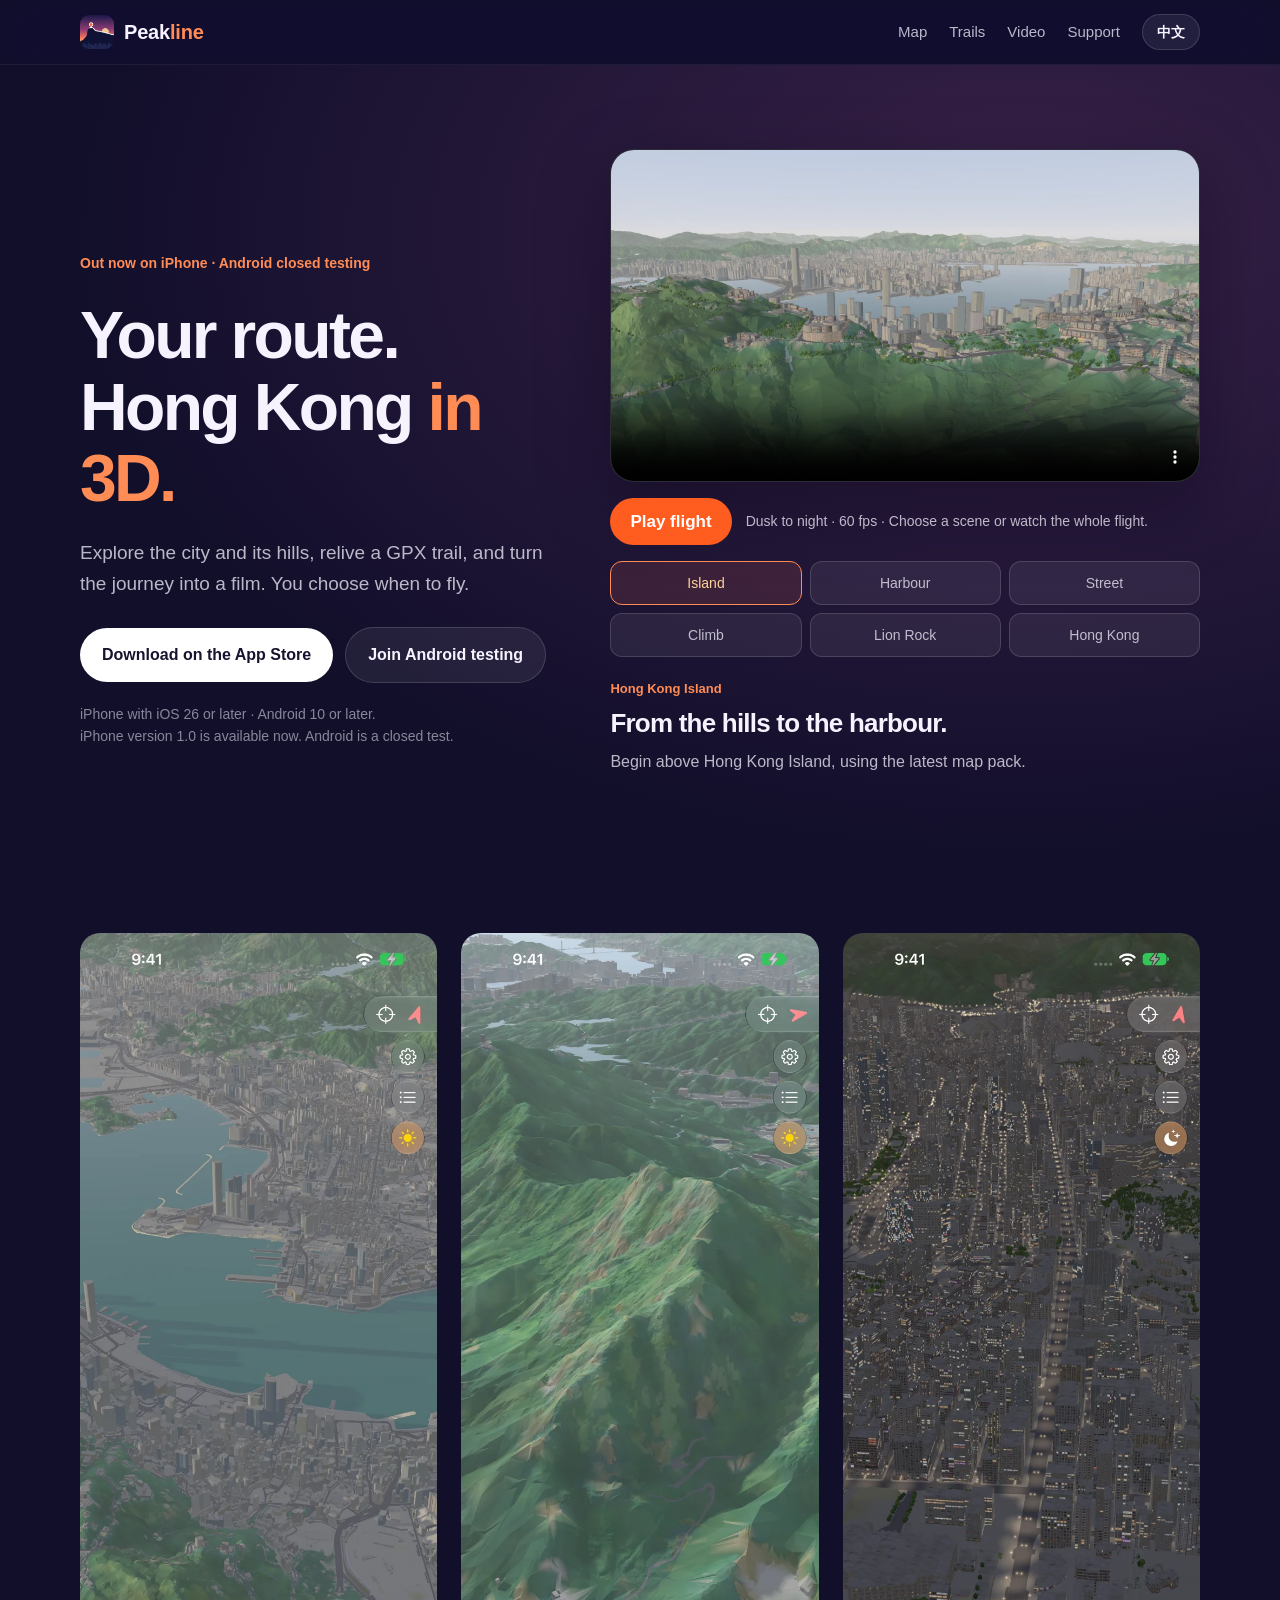
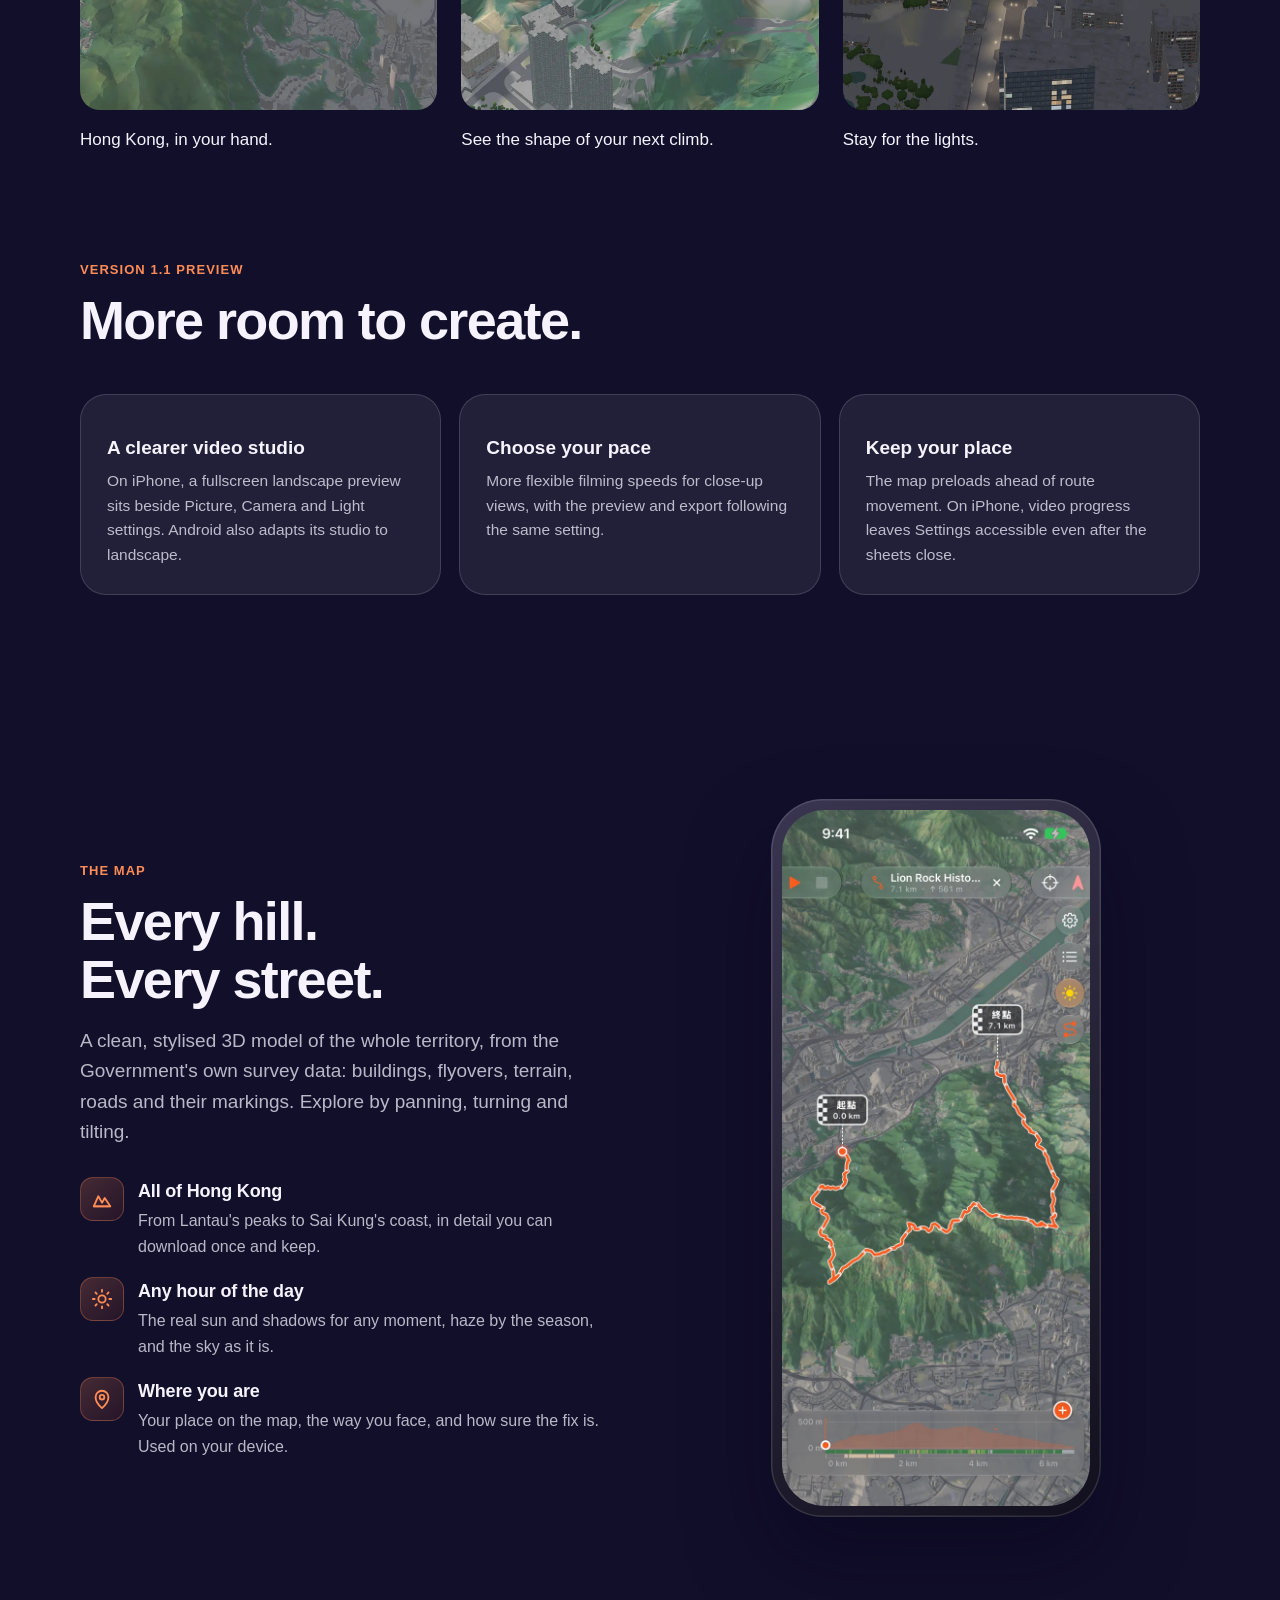
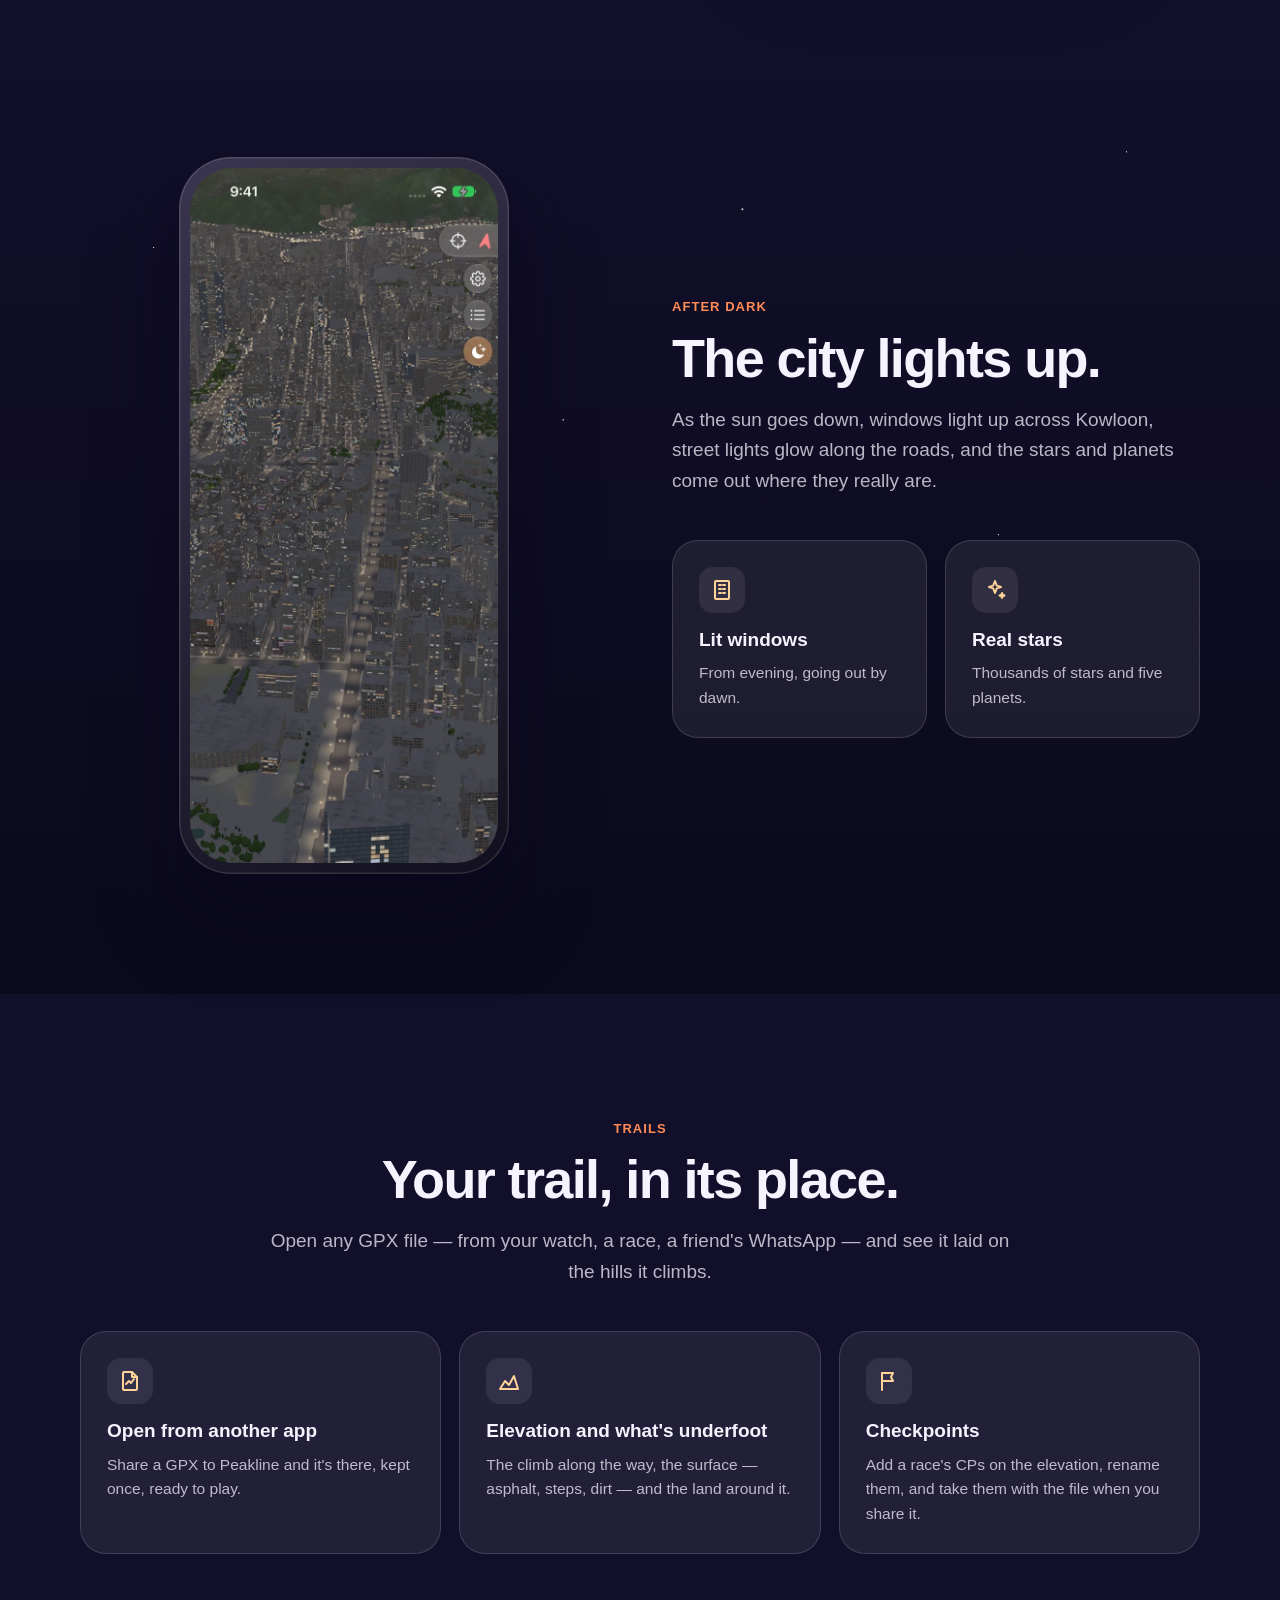
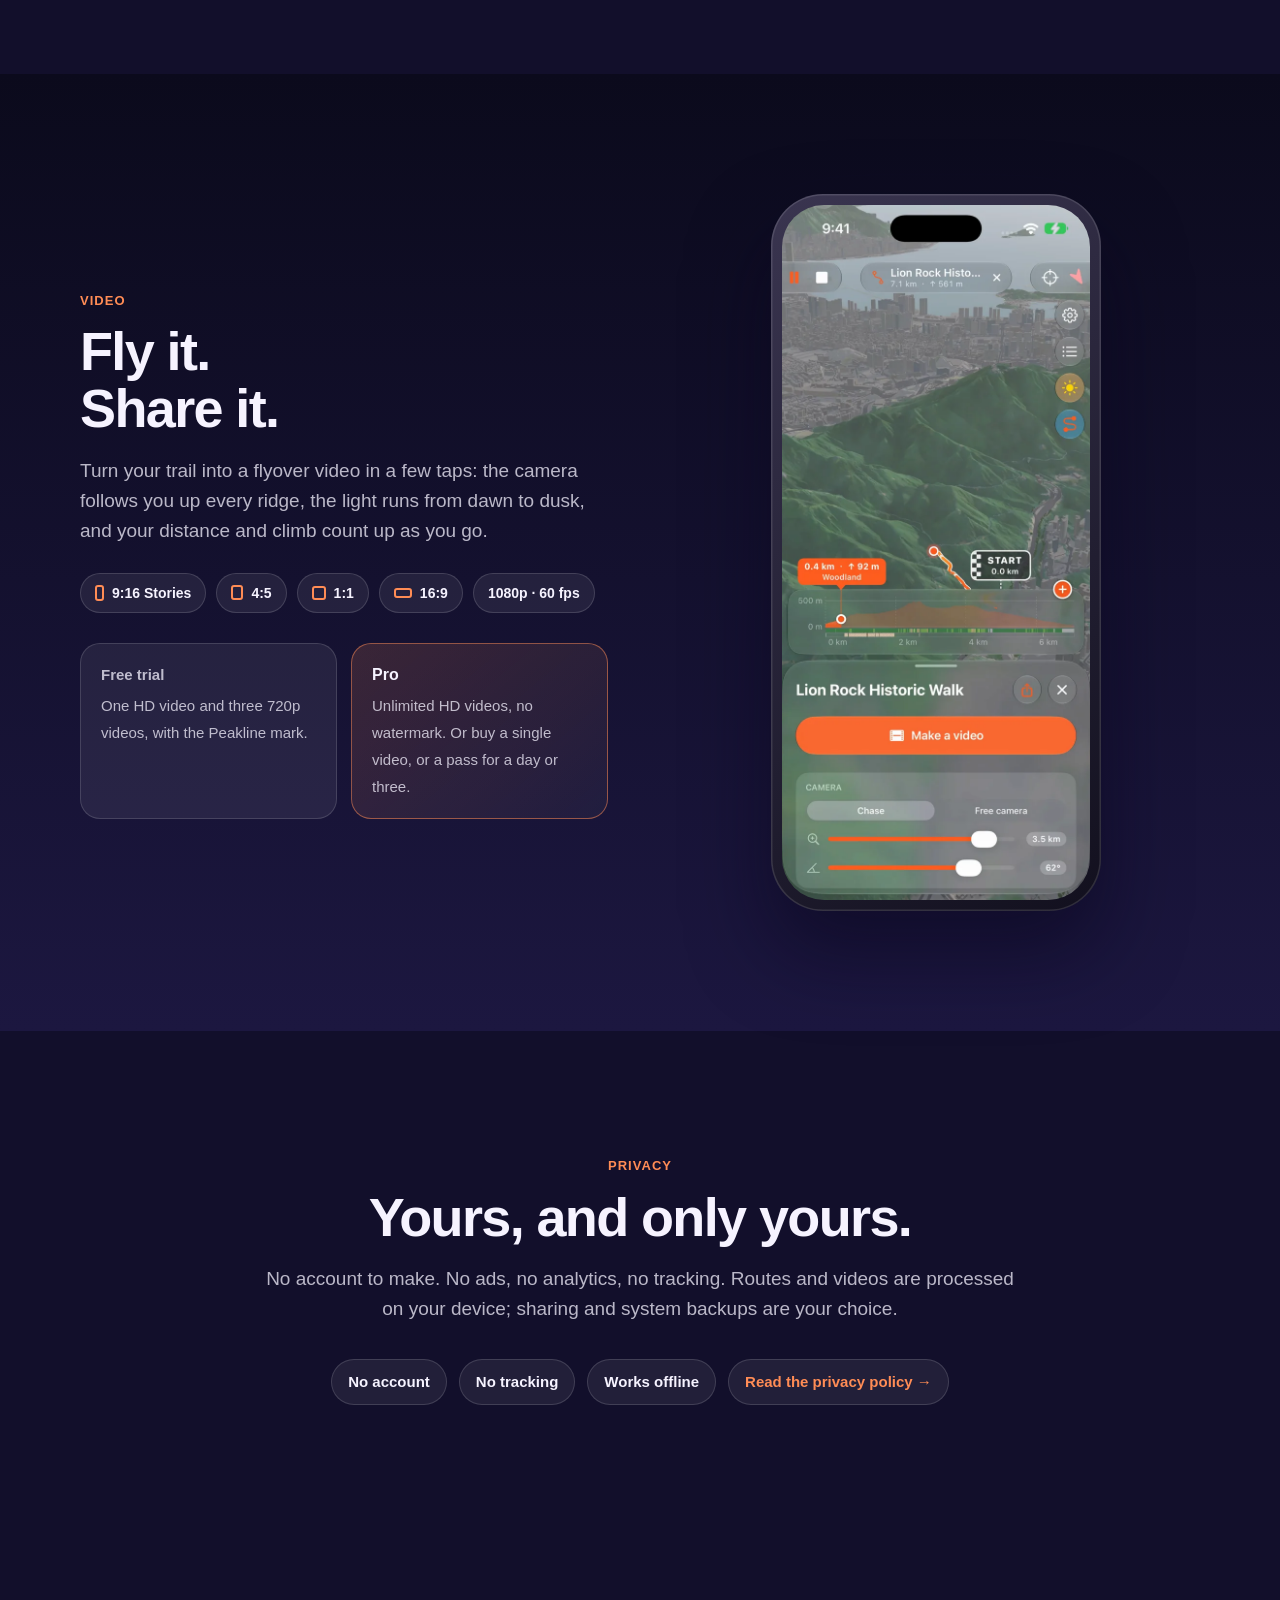
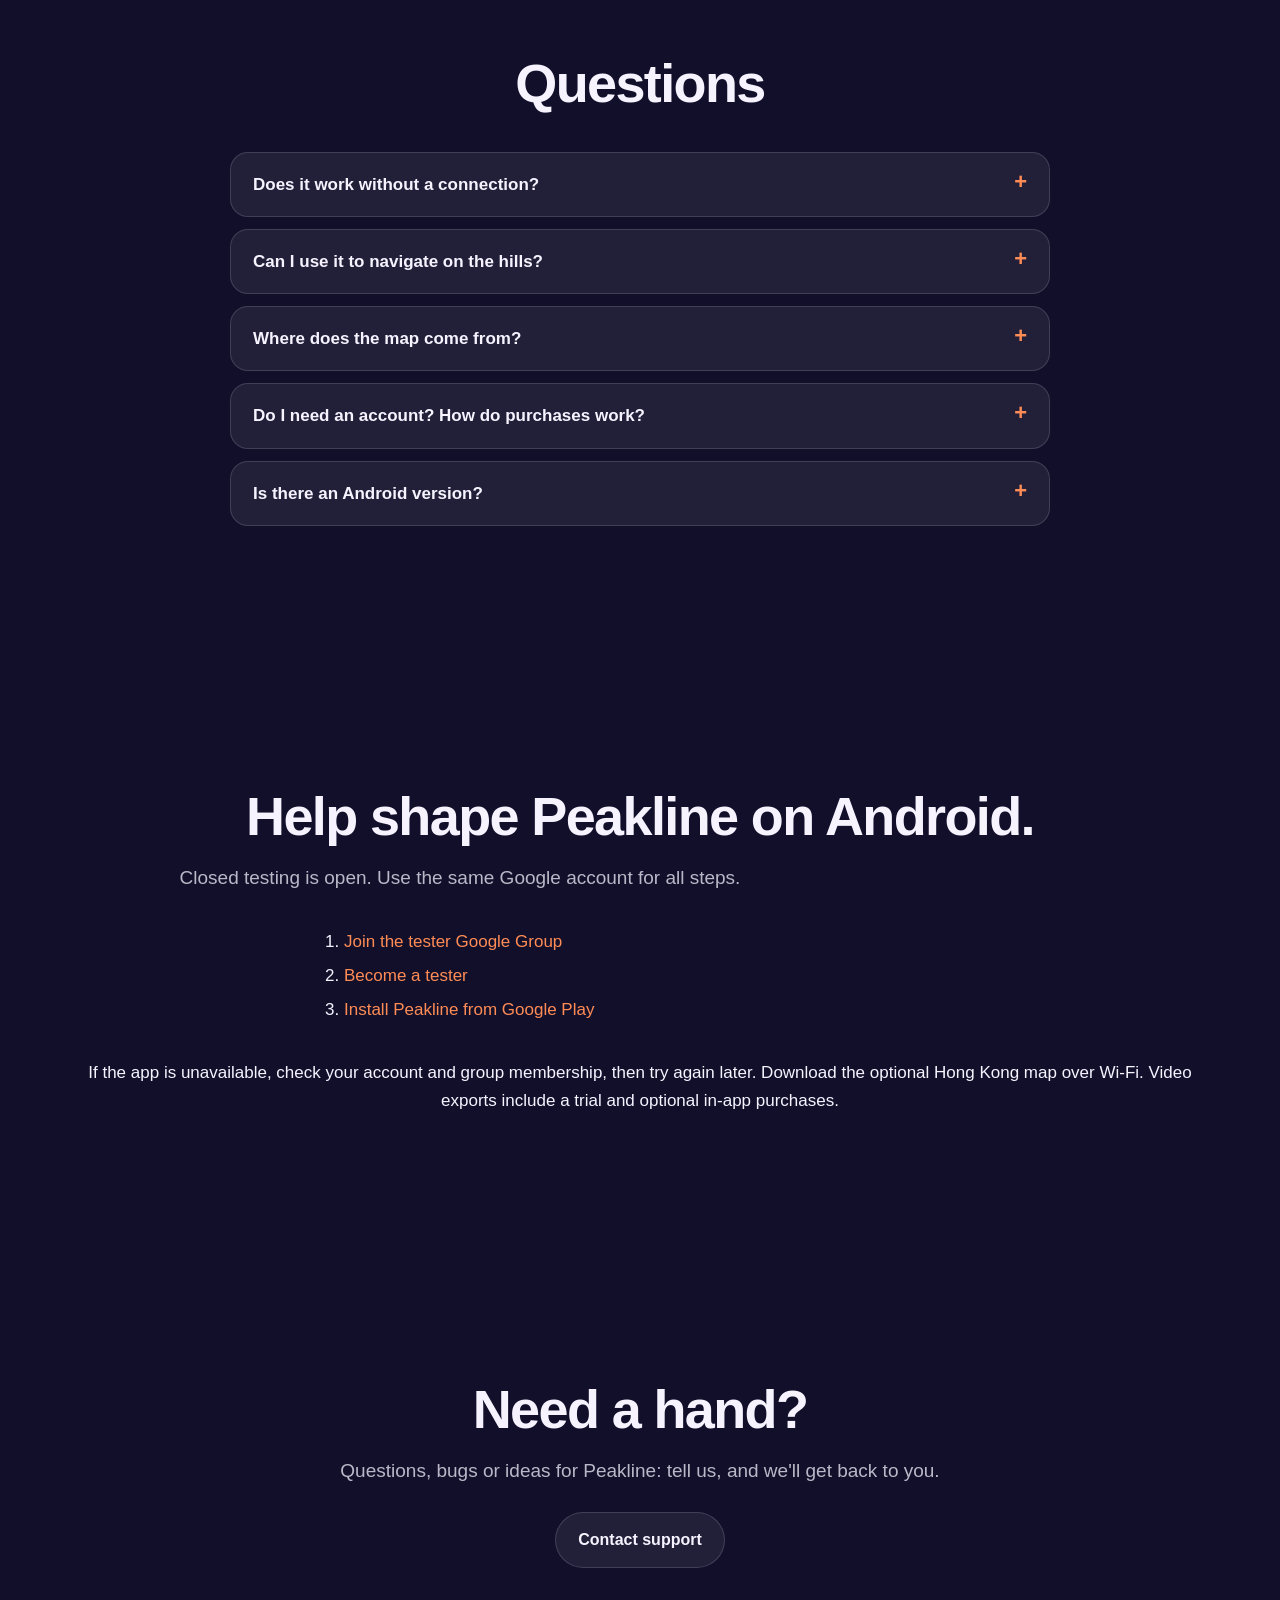
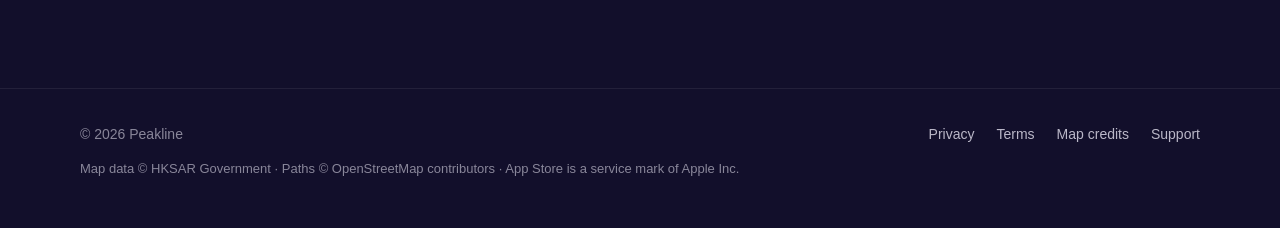
<file: index.html>
<!doctype html>
<html lang="en" data-lang="en">
<head>
<meta charset="utf-8">
<meta name="viewport" content="width=device-width, initial-scale=1">
<title>Peakline — Hong Kong in 3D</title>
<meta name="title-en" content="Peakline — Hong Kong in 3D">
<meta name="title-zh" content="Peakline — 全港立體地圖">
<meta name="description" content="Peakline is a 3D map of all Hong Kong for iPhone and Android. Open your GPX trails, fly them over every hill, street and harbour at any hour, and share the video.">
<meta name="theme-color" content="#14112f">
<meta property="og:type" content="website">
<meta property="og:title" content="Peakline — Hong Kong in 3D">
<meta property="og:description" content="Fly your trails over a 3D map of all Hong Kong. Share the video.">
<meta property="og:image" content="https://chungtau.github.io/peakline-site/assets/img/og.jpg">
<meta property="og:url" content="https://chungtau.github.io/peakline-site/">
<meta name="twitter:card" content="summary_large_image">
<link rel="icon" type="image/png" href="assets/img/favicon-64.png">
<link rel="apple-touch-icon" href="assets/img/apple-touch-icon.png">
<link rel="stylesheet" href="assets/css/site.css">
<script src="assets/js/site.js"></script>
<script src="assets/js/journey.js" defer></script>
</head>
<body>

<header class="nav">
  <div class="wrap">
    <a class="brand" href="./"><img src="assets/img/icon-512.png" alt=""><span>Peak<b>line</b></span></a>
    <nav>
      <a class="hide-small" href="#map"><span class="en">Map</span><span class="zh">地圖</span></a>
      <a class="hide-small" href="#trails"><span class="en">Trails</span><span class="zh">路線</span></a>
      <a class="hide-small" href="#video"><span class="en">Video</span><span class="zh">影片</span></a>
      <a href="#support"><span class="en">Support</span><span class="zh">支援</span></a>
      <button class="lang" type="button" aria-label="Language"><span class="en">中文</span><span class="zh">EN</span></button>
    </nav>
  </div>
</header>

<main>

<!-- A user-controlled film: playback and chapter selection are independent of scrolling. -->
<section class="journey" aria-labelledby="journey-title">
  <div class="wrap journey-grid">
    <div class="journey-intro">
      <span class="eyebrow"><span class="en">Out now on iPhone · Android closed testing</span><span class="zh">iPhone 正式上架 · Android 封閉測試開放</span></span>
      <h1 id="journey-title"><span class="en">Your route.<br>Hong Kong <em>in 3D.</em></span><span class="zh">你的路線，<br><em>立體香港。</em></span></h1>
      <p class="section-lead"><span class="en">Explore the city and its hills, relive a GPX trail, and turn the journey into a film. You choose when to fly.</span><span class="zh">探索城市與山野，重溫 GPX 路線，把旅程製成影片。何時起飛，由你決定。</span></p>
      <div class="ctas">
        <a class="btn primary" href="https://apps.apple.com/app/id6819981205"><span class="en">Download on the App Store</span><span class="zh">在 App Store 下載</span></a>
        <a class="btn ghost" href="#android"><span class="en">Join Android testing</span><span class="zh">參加 Android 封測</span></a>
      </div>
      <p class="availability"><span class="en">iPhone with iOS 26 or later · Android 10 or later.<br>iPhone version 1.0 is available now. Android is a closed test.</span><span class="zh">需要 iOS 26 或以上的 iPhone，或 Android 10 或以上裝置。<br>iPhone 1.0 現已上架；Android 現正招募封測用家。</span></p>
    </div>
    <div class="journey-player">
      <div class="film-frame">
        <video id="journey-video" controls playsinline preload="none" poster="assets/journey/fpv-clean/c0.webp" aria-label="An FPV-style virtual flight from Hong Kong Island to Lion Rock">
          <source src="assets/journey/fpv-clean.mp4" type="video/mp4">
          <a href="assets/journey/fpv-clean.mp4">Watch the flight / 觀看飛行影片</a>
        </video>
      </div>
      <div class="film-toolbar">
        <button class="film-play" type="button" hidden>
          <span class="play-label"><span class="en">Play flight</span><span class="zh">播放飛行</span></span>
          <span class="pause-label"><span class="en">Pause</span><span class="zh">暫停</span></span>
        </button>
        <span class="film-note"><span class="en">Dusk to night · 60 fps · Choose a scene or watch the whole flight.</span><span class="zh">由黃昏飛入夜景 · 60 fps · 選擇場景，或播放整段飛行。</span></span>
      </div>
      <nav class="chapters" aria-label="Flight chapters">
<button type="button" data-chapter="0" aria-controls="journey-video" aria-pressed="true" disabled><span class="en">Island</span><span class="zh">港島起飛</span></button>
<button type="button" data-chapter="1" aria-controls="journey-video" aria-pressed="false" disabled><span class="en">Harbour</span><span class="zh">飛越維港</span></button>
<button type="button" data-chapter="2" aria-controls="journey-video" aria-pressed="false" disabled><span class="en">Street</span><span class="zh">街道穿越</span></button>
<button type="button" data-chapter="3" aria-controls="journey-video" aria-pressed="false" disabled><span class="en">Climb</span><span class="zh">拉升</span></button>
<button type="button" data-chapter="4" aria-controls="journey-video" aria-pressed="false" disabled><span class="en">Lion Rock</span><span class="zh">翻越獅子山</span></button>
<button type="button" data-chapter="5" aria-controls="journey-video" aria-pressed="false" disabled><span class="en">Hong Kong</span><span class="zh">全港夜景</span></button>
</nav>
      <div class="chapter-copy" aria-live="polite" aria-atomic="true">
<article class="chapter" data-scene="0"><p class="where"><span class="en">Hong Kong Island</span><span class="zh">港島山上</span></p><h2><span class="en">From the hills to the harbour.</span><span class="zh">由山上，飛向維港。</span></h2><p><span class="en">Begin above Hong Kong Island, using the latest map pack.</span><span class="zh">用最新地圖包，由港島山上展開旅程。</span></p></article>
<article class="chapter" data-scene="1" hidden><p class="where"><span class="en">Victoria Harbour</span><span class="zh">維多利亞港</span></p><h2><span class="en">Across the water.</span><span class="zh">飛越維港。</span></h2><p><span class="en">Descend towards the Kowloon peninsula.</span><span class="zh">向九龍半島飛去，逐步降低高度。</span></p></article>
<article class="chapter" data-scene="2" hidden><p class="where"><span class="en">Kowloon</span><span class="zh">九龍街道</span></p><h2><span class="en">Between the buildings.</span><span class="zh">穿越大廈之間。</span></h2><p><span class="en">Follow the centre of the road through city lights and simulated traffic.</span><span class="zh">沿車路中央低飛，穿過夜色中的建築、街燈與模擬車流。</span></p></article>
<article class="chapter" data-scene="3" hidden><p class="where"><span class="en">Above Kowloon</span><span class="zh">九龍上空</span></p><h2><span class="en">Rise above the rooftops.</span><span class="zh">越過樓頂，向山進發。</span></h2><p><span class="en">Accelerate out of the street and climb with Lion Rock in view.</span><span class="zh">穿過街道後加速，望住獅子山逐步拉升。</span></p></article>
<article class="chapter" data-scene="4" hidden><p class="where"><span class="en">Lion Rock</span><span class="zh">獅子山</span></p><h2><span class="en">Over the ridge.</span><span class="zh">翻越山脊。</span></h2><p><span class="en">Fly over Lion Rock towards the hills beyond.</span><span class="zh">飛越獅子山，望向連綿山野。</span></p></article>
<article class="chapter" data-scene="5" hidden><p class="where"><span class="en">All of Hong Kong</span><span class="zh">全香港</span></p><h2><span class="en">The city and its hills, together.</span><span class="zh">城市與山野，一眼盡覽。</span></h2><p><span class="en">Rise above the ridge, revealing Hong Kong after dark.</span><span class="zh">越過山脊繼續升高，展現全港夜景。</span></p></article>
</div>
      <p class="film-error" role="status" hidden><span class="en">Use the video player’s controls to start the flight.</span><span class="zh">請使用影片播放器的控制項開始播放。</span></p>
    </div>
  </div>
</section>

<section class="launch-gallery wrap" aria-label="Fresh Peakline screenshots">
  <figure><img src="assets/launch/harbour.webp" alt="Hong Kong harbour and buildings in Peakline" loading="lazy" width="660" height="1434"><figcaption><span class="en">Hong Kong, in your hand.</span><span class="zh">把香港，放在手心。</span></figcaption></figure>
  <figure><img src="assets/launch/lion-rock.webp" alt="Lion Rock ridge in Peakline" loading="lazy" width="660" height="1434"><figcaption><span class="en">See the shape of your next climb.</span><span class="zh">下一次上山，先看清山勢。</span></figcaption></figure>
  <figure><img src="assets/launch/night.webp" alt="Night windows and streets in Peakline" loading="lazy" width="660" height="1434"><figcaption><span class="en">Stay for the lights.</span><span class="zh">留到，萬家燈火。</span></figcaption></figure>
</section>

<section id="latest" class="latest">
  <div class="wrap">
    <span class="kicker"><span class="en">Version 1.1 preview</span><span class="zh">1.1 版本預覽</span></span>
    <h2><span class="en">More room to create.</span><span class="zh">更充裕的創作空間。</span></h2>
    <div class="cards">
      <div class="card"><h3><span class="en">A clearer video studio</span><span class="zh">更清晰的影片編輯器</span></h3><p><span class="en">On iPhone, a fullscreen landscape preview sits beside Picture, Camera and Light settings. Android also adapts its studio to landscape.</span><span class="zh">iPhone 橫向全螢幕預覽，與畫面、鏡頭、光線設定並排顯示。Android 的編輯器亦會配合橫向版面。</span></p></div>
      <div class="card"><h3><span class="en">Choose your pace</span><span class="zh">自由選擇節奏</span></h3><p><span class="en">More flexible filming speeds for close-up views, with the preview and export following the same setting.</span><span class="zh">近鏡製片速度更有彈性，預覽與輸出採用一致設定。</span></p></div>
      <div class="card"><h3><span class="en">Keep your place</span><span class="zh">掌握進度</span></h3><p><span class="en">The map preloads ahead of route movement. On iPhone, video progress leaves Settings accessible even after the sheets close.</span><span class="zh">地圖會隨路線移動提前預載。iPhone 關閉面板後，製片進度亦會避開設定按鈕。</span></p></div>
    </div>
  </div>
</section>

<section id="map">
  <div class="wrap">
    <div class="split">
      <div>
        <span class="kicker"><span class="en">The map</span><span class="zh">地圖</span></span>
        <h2><span class="en">Every hill.<br>Every street.</span><span class="zh">每座山。<br>每條街。</span></h2>
        <p class="section-lead">
          <span class="en">A clean, stylised 3D model of the whole territory, from the Government's own survey data: buildings, flyovers, terrain, roads and their markings. Explore by panning, turning and tilting.</span>
          <span class="zh">以政府測繪數據建成、簡潔立體的全港模型：大廈、天橋、地形、道路以至路面標記。以平移、旋轉和傾斜探索地圖。</span>
        </p>
        <ul class="points">
          <li><span class="ico"><svg viewBox="0 0 24 24"><path d="M3 20l5-11 4 7 3-5 6 9z"/><path d="M3 20h18"/></svg></span>
            <div><h3><span class="en">All of Hong Kong</span><span class="zh">全港覆蓋</span></h3>
            <p><span class="en">From Lantau's peaks to Sai Kung's coast, in detail you can download once and keep.</span><span class="zh">由大嶼山的山峰到西貢的海岸，詳細地圖下載一次就一直保存。</span></p></div></li>
          <li><span class="ico"><svg viewBox="0 0 24 24"><circle cx="12" cy="12" r="4"/><path d="M12 2v2M12 20v2M4.9 4.9l1.4 1.4M17.7 17.7l1.4 1.4M2 12h2M20 12h2M4.9 19.1l1.4-1.4M17.7 6.3l1.4-1.4"/></svg></span>
            <div><h3><span class="en">Any hour of the day</span><span class="zh">任何時刻的光影</span></h3>
            <p><span class="en">The real sun and shadows for any moment, haze by the season, and the sky as it is.</span><span class="zh">任何時刻的真實日照與陰影、隨季節變化的煙霞，以及真實的天空。</span></p></div></li>
          <li><span class="ico"><svg viewBox="0 0 24 24"><path d="M12 22s7-6.3 7-12a7 7 0 1 0-14 0c0 5.7 7 12 7 12z"/><circle cx="12" cy="10" r="2.5"/></svg></span>
            <div><h3><span class="en">Where you are</span><span class="zh">你在哪裏</span></h3>
            <p><span class="en">Your place on the map, the way you face, and how sure the fix is. Used on your device.</span><span class="zh">你在地圖上的位置、面向和定位準確度，只在你的裝置上使用。</span></p></div></li>
        </ul>
      </div>
      <div class="phone-col"><div class="phone"><img src="assets/launch/route.webp" alt="A trail over the Lion Rock ridge with its elevation" loading="lazy" width="660" height="1434"></div></div>
    </div>
  </div>
</section>

<section class="night">
  <div class="wrap">
    <div class="split flip">
      <div>
        <span class="kicker"><span class="en">After dark</span><span class="zh">入夜之後</span></span>
        <h2><span class="en">The city lights up.</span><span class="zh">城市亮起來。</span></h2>
        <p class="section-lead">
          <span class="en">As the sun goes down, windows light up across Kowloon, street lights glow along the roads, and the stars and planets come out where they really are.</span>
          <span class="zh">日落之後，九龍的窗戶逐一亮起，街燈沿路發光，星星和行星在真實的位置出現。</span>
        </p>
        <div class="cards" style="grid-template-columns: 1fr 1fr;">
          <div class="card"><span class="ico"><svg viewBox="0 0 24 24"><rect x="5" y="3" width="14" height="18" rx="1"/><path d="M9 7h2M13 7h2M9 11h2M13 11h2M9 15h2M13 15h2"/></svg></span>
            <h3><span class="en">Lit windows</span><span class="zh">亮燈的窗</span></h3><p><span class="en">From evening, going out by dawn.</span><span class="zh">由黃昏亮起，到清晨前熄滅。</span></p></div>
          <div class="card"><span class="ico"><svg viewBox="0 0 24 24"><path d="M12 3l1.8 4.6L18 9l-4.2 1.4L12 15l-1.8-4.6L6 9l4.2-1.4z"/><path d="M19 15l.7 1.8L21.5 17.5l-1.8.7L19 20l-.7-1.8-1.8-.7 1.8-.7z"/></svg></span>
            <h3><span class="en">Real stars</span><span class="zh">真實星空</span></h3><p><span class="en">Thousands of stars and five planets.</span><span class="zh">數千顆恆星與五大行星。</span></p></div>
        </div>
      </div>
      <div class="phone-col"><div class="phone"><img src="assets/launch/night.webp" alt="Tsim Sha Tsui at night, windows lit" loading="lazy" width="660" height="1434"></div></div>
    </div>
  </div>
</section>

<section id="trails">
  <div class="wrap">
    <div style="text-align:center">
      <span class="kicker"><span class="en">Trails</span><span class="zh">路線</span></span>
      <h2><span class="en">Your trail, in its place.</span><span class="zh">你的路線，回到原地。</span></h2>
      <p class="section-lead" style="margin:0 auto">
        <span class="en">Open any GPX file — from your watch, a race, a friend's WhatsApp — and see it laid on the hills it climbs.</span>
        <span class="zh">打開任何 GPX 檔案，無論來自手錶、比賽還是朋友的 WhatsApp，都會鋪在它攀越的山上。</span>
      </p>
    </div>
    <div class="cards">
      <div class="card"><span class="ico"><svg viewBox="0 0 24 24"><path d="M14 3H6a1 1 0 0 0-1 1v16a1 1 0 0 0 1 1h12a1 1 0 0 0 1-1V8z"/><path d="M14 3v5h5"/><path d="M8 15l3-3 2 2 3-4"/></svg></span>
        <h3><span class="en">Open from another app</span><span class="zh">任何 App 都可打開</span></h3>
        <p><span class="en">Share a GPX to Peakline and it's there, kept once, ready to play.</span><span class="zh">把 GPX 分享到 Peakline 就會出現，不會重複儲存，隨時播放。</span></p></div>
      <div class="card"><span class="ico"><svg viewBox="0 0 24 24"><path d="M3 20l5-8 4 4 5-9 4 13z"/></svg></span>
        <h3><span class="en">Elevation and what's underfoot</span><span class="zh">高度與腳下路面</span></h3>
        <p><span class="en">The climb along the way, the surface — asphalt, steps, dirt — and the land around it.</span><span class="zh">沿途的爬升、路面（柏油、樓梯、泥路）以及周圍的地貌。</span></p></div>
      <div class="card"><span class="ico"><svg viewBox="0 0 24 24"><path d="M5 21V4"/><path d="M5 4h11l-2 4 2 4H5"/></svg></span>
        <h3><span class="en">Checkpoints</span><span class="zh">檢查站</span></h3>
        <p><span class="en">Add a race's CPs on the elevation, rename them, and take them with the file when you share it.</span><span class="zh">在高度圖上加入比賽檢查站、為它們改名，分享 GPX 時一併帶走。</span></p></div>
    </div>
  </div>
</section>

<section id="video" class="video">
  <div class="wrap">
    <div class="split">
      <div>
        <span class="kicker"><span class="en">Video</span><span class="zh">影片</span></span>
        <h2><span class="en">Fly it.<br>Share it.</span><span class="zh">飛越它。<br>分享它。</span></h2>
        <p class="section-lead">
          <span class="en">Turn your trail into a flyover video in a few taps: the camera follows you up every ridge, the light runs from dawn to dusk, and your distance and climb count up as you go.</span>
          <span class="zh">幾下就能把路線變成飛越影片：鏡頭跟著你攀上每道山脊，光線由清晨變到黃昏，距離和爬升隨之累計。</span>
        </p>
        <div class="ratios">
          <span class="ratio"><i style="width:9px;height:16px"></i>9:16 Stories</span>
          <span class="ratio"><i style="width:12px;height:15px"></i>4:5</span>
          <span class="ratio"><i style="width:14px;height:14px"></i>1:1</span>
          <span class="ratio"><i style="width:18px;height:10px"></i>16:9</span>
          <span class="ratio">1080p · 60 fps</span>
        </div>
        <div class="plans">
          <div class="plan"><b><span class="en">Free trial</span><span class="zh">免費試用</span></b>
            <span><span class="en">One HD video and three 720p videos, with the Peakline mark.</span><span class="zh">一條高清及三條 720p 影片，附 Peakline 水印。</span></span></div>
          <div class="plan pro"><b>Pro</b>
            <span><span class="en">Unlimited HD videos, no watermark. Or buy a single video, or a pass for a day or three.</span><span class="zh">無限高清影片，沒有水印。亦可單次購買一條影片，或購買一日、三日通行證。</span></span></div>
        </div>
      </div>
      <div class="phone-col"><div class="phone"><img src="assets/launch/route-preview.webp" alt="Previewing a route in Peakline before making a film" loading="lazy" width="660" height="1434"></div></div>
    </div>
  </div>
</section>

<section class="private">
  <div class="wrap">
    <span class="kicker"><span class="en">Privacy</span><span class="zh">私隱</span></span>
    <h2><span class="en">Yours, and only yours.</span><span class="zh">只屬於你。</span></h2>
    <p class="section-lead">
      <span class="en">No account to make. No ads, no analytics, no tracking. Routes and videos are processed on your device; sharing and system backups are your choice.</span>
      <span class="zh">不用註冊帳戶。沒有廣告、沒有分析工具、沒有追蹤。路線及影片在裝置上處理，分享與系統備份由你選擇。</span>
    </p>
    <div class="badges">
      <span class="badge"><span class="en">No account</span><span class="zh">無需帳戶</span></span>
      <span class="badge"><span class="en">No tracking</span><span class="zh">沒有追蹤</span></span>
      <span class="badge"><span class="en">Works offline</span><span class="zh">離線可用</span></span>
      <a class="badge" href="privacy/"><span class="en">Read the privacy policy →</span><span class="zh">閱讀私隱政策 →</span></a>
    </div>
  </div>
</section>

<section id="faq">
  <div class="wrap">
    <div style="text-align:center">
      <h2><span class="en">Questions</span><span class="zh">常見問題</span></h2>
    </div>
    <div class="faq">
      <details><summary><span class="en">Does it work without a connection?</span><span class="zh">沒有網絡可以用嗎？</span></summary>
        <p><span class="en">Yes. The map is on your device: Yau Tsim Mong comes with the app, and the detailed map of all Hong Kong is a one-time download. Your location comes from GPS.</span><span class="zh">可以。地圖儲存在你的裝置上：油尖旺隨 App 附送，全港詳細地圖只需下載一次。位置來自 GPS。</span></p></details>
      <details><summary><span class="en">Can I use it to navigate on the hills?</span><span class="zh">可以用來在山上導航嗎？</span></summary>
        <p><span class="en">Peakline is for planning, reliving and sharing. Map data can be out of date, so don't rely on it alone where your safety depends on it: check the weather, carry a proper map and tell someone your route.</span><span class="zh">Peakline 用於規劃、重溫和分享。地圖資料可能過時，在涉及安全的情況下切勿只依賴它：出發前留意天氣、帶備地圖，並告訴別人你的路線。</span></p></details>
      <details><summary><span class="en">Where does the map come from?</span><span class="zh">地圖資料從哪裏來？</span></summary>
        <p><span class="en">Buildings, terrain and roads come from the HKSAR Government's open data (Lands Department, through the CSDI Portal and DATA.GOV.HK); paths' surfaces and steps from OpenStreetMap contributors. The full credits are in the app.</span><span class="zh">大廈、地形和道路來自香港特區政府的開放數據（地政總署，經空間數據共享平台及資料一線通）；路面及樓梯資料來自 OpenStreetMap 貢獻者。完整鳴謝見 App 內。</span></p></details>
      <details><summary><span class="en">Do I need an account? How do purchases work?</span><span class="zh">需要帳戶嗎？購買如何運作？</span></summary>
        <p><span class="en">No account. Available purchases use your platform’s store account: App Store on iPhone or Google Play on Android. Restore eligible purchases in Settings using the same store account. Manage renewals in that store’s subscriptions settings.</span><span class="zh">不需要帳戶。可購買項目經所用平台的商店帳戶處理：iPhone 使用 App Store，Android 使用 Google Play。以同一商店帳戶登入後，可在設定中恢復合資格購買；續期請在該商店的訂閱設定管理。</span></p></details>
      <details><summary><span class="en">Is there an Android version?</span><span class="zh">有 Android 版嗎？</span></summary>
        <p><span class="en">Yes. Join the Google Group, then opt in to the closed test with the same Google account used in Google Play. Follow the steps below. The iPhone app is available on the App Store.</span><span class="zh">有。先加入 Google 群組，再以 Google Play 使用的同一個 Google 帳戶加入封測，步驟見下方。iPhone App 已在 App Store 上架。</span></p></details>
    </div>
  </div>
</section>

<section id="android" class="support">
  <div class="wrap">
    <h2><span class="en">Help shape Peakline on Android.</span><span class="zh">一齊試好 Android 版 Peakline。</span></h2>
    <p class="section-lead"><span class="en">Closed testing is open. Use the same Google account for all steps.</span><span class="zh">封閉測試現已開放。以下步驟請用同一個 Google 帳戶。</span></p>
    <ol style="max-width:42rem;margin:2rem auto;text-align:left;line-height:2">
      <li><a href="https://groups.google.com/g/peakline-android-tester"><span class="en">Join the tester Google Group</span><span class="zh">加入測試者 Google 群組</span></a></li>
      <li><a href="https://play.google.com/apps/testing/app.peakline"><span class="en">Become a tester</span><span class="zh">按「成為測試人員」</span></a></li>
      <li><a href="https://play.google.com/store/apps/details?id=app.peakline"><span class="en">Install Peakline from Google Play</span><span class="zh">從 Google Play 安裝 Peakline</span></a></li>
    </ol>
    <p><span class="en">If the app is unavailable, check your account and group membership, then try again later. Download the optional Hong Kong map over Wi-Fi. Video exports include a trial and optional in-app purchases.</span><span class="zh">若未能下載，請檢查帳戶及群組會員資格，稍後再試。建議以 Wi-Fi 下載選用的全港地圖。影片製作提供試用及可選的 App 內購買項目。</span></p>
  </div>
</section>

<section id="support" class="support">
  <div class="wrap">
    <h2><span class="en">Need a hand?</span><span class="zh">需要協助？</span></h2>
    <p class="section-lead" style="margin:0 auto">
      <span class="en">Questions, bugs or ideas for Peakline: tell us, and we'll get back to you.</span>
      <span class="zh">有任何問題、錯誤報告或建議，歡迎告訴我們，我們會盡快回覆。</span>
    </p>
    <a class="btn ghost" href="https://github.com/ChungTau/peakline-site/issues/new"><span class="en">Contact support</span><span class="zh">聯絡支援</span></a>
  </div>
</section>

</main>

<footer>
  <div class="wrap">
    <span>© 2026 Peakline</span>
    <nav>
      <a href="privacy/"><span class="en">Privacy</span><span class="zh">私隱政策</span></a>
      <a href="terms/"><span class="en">Terms</span><span class="zh">服務條款</span></a>
      <a href="credits/"><span class="en">Map credits</span><span class="zh">地圖鳴謝</span></a>
      <a href="#support"><span class="en">Support</span><span class="zh">支援</span></a>
    </nav>
    <span class="credits"><span class="en">Map data © HKSAR Government · Paths © OpenStreetMap contributors · App Store is a service mark of Apple Inc.</span><span class="zh">地圖資料 © 香港特別行政區政府 · 路徑資料 © OpenStreetMap 貢獻者 · App Store 是 Apple Inc. 的服務標記。</span></span>
  </div>
</footer>

</body>
</html>
</file>
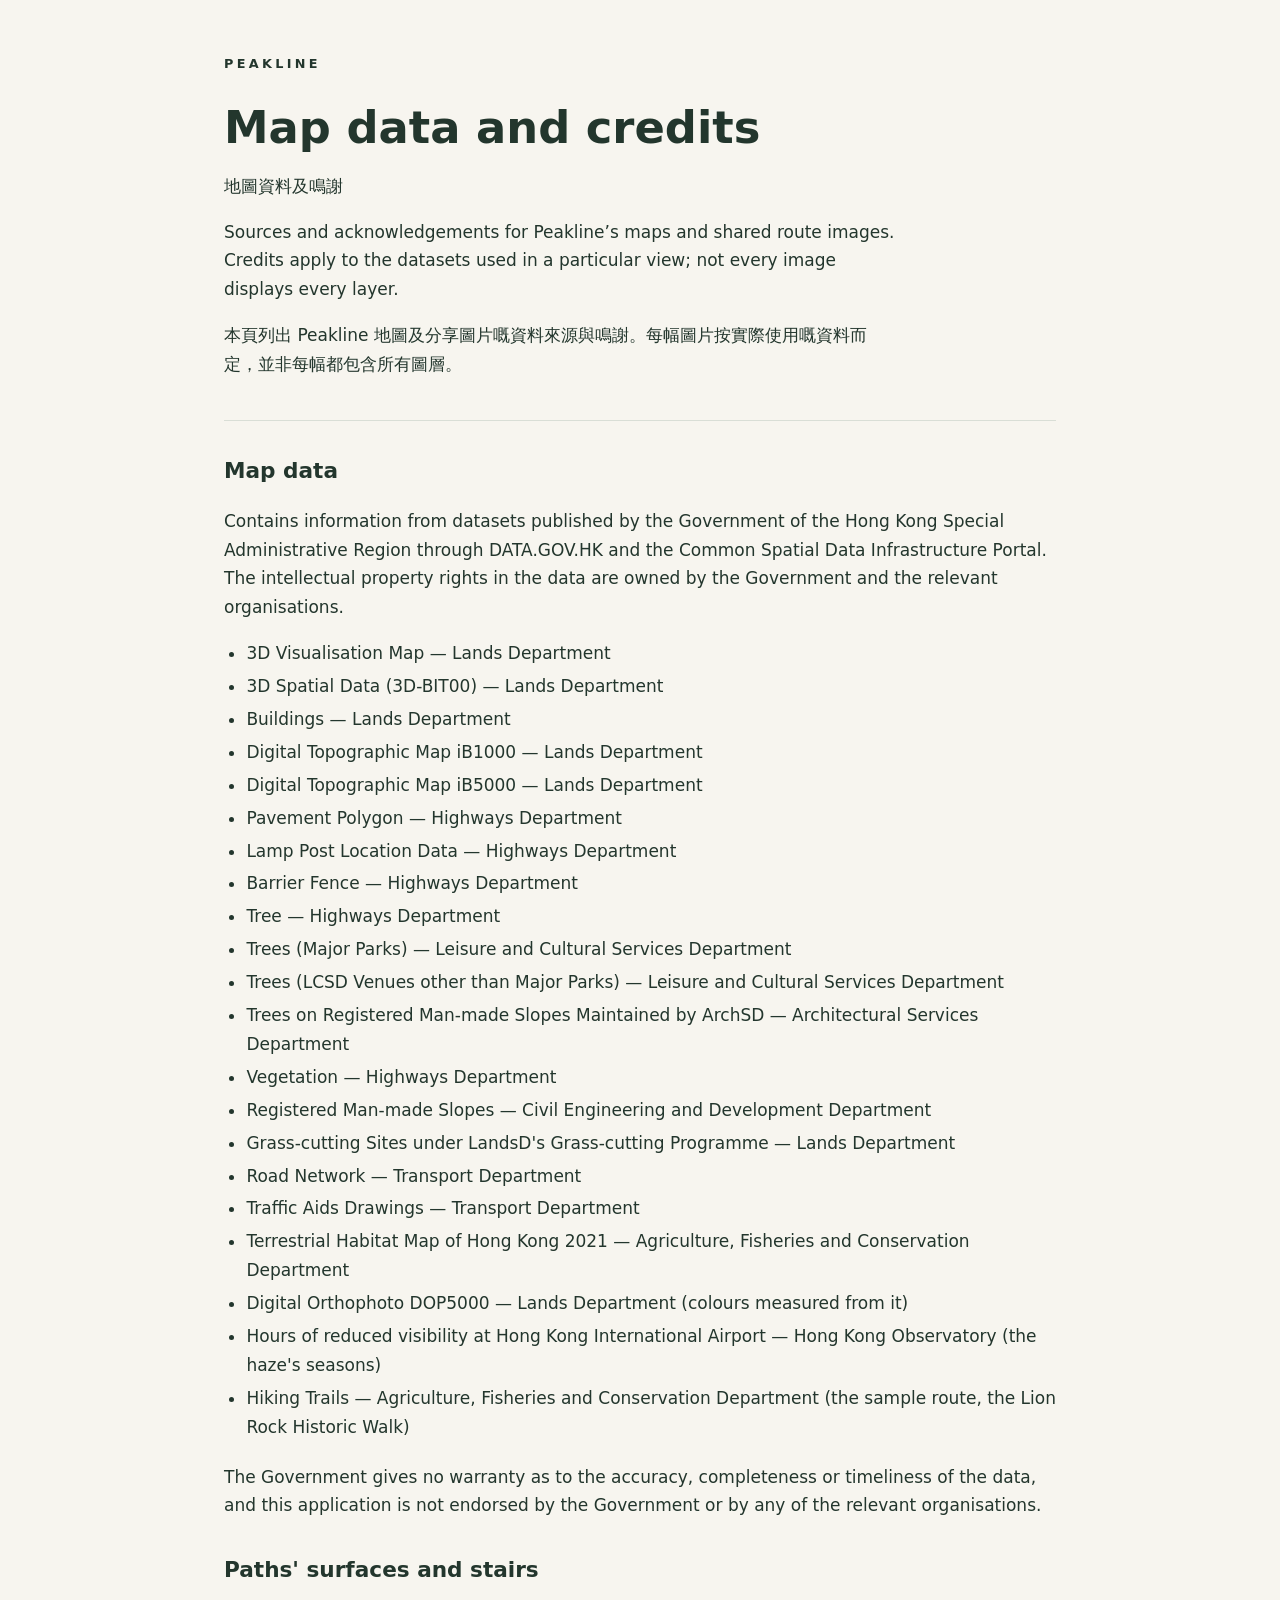
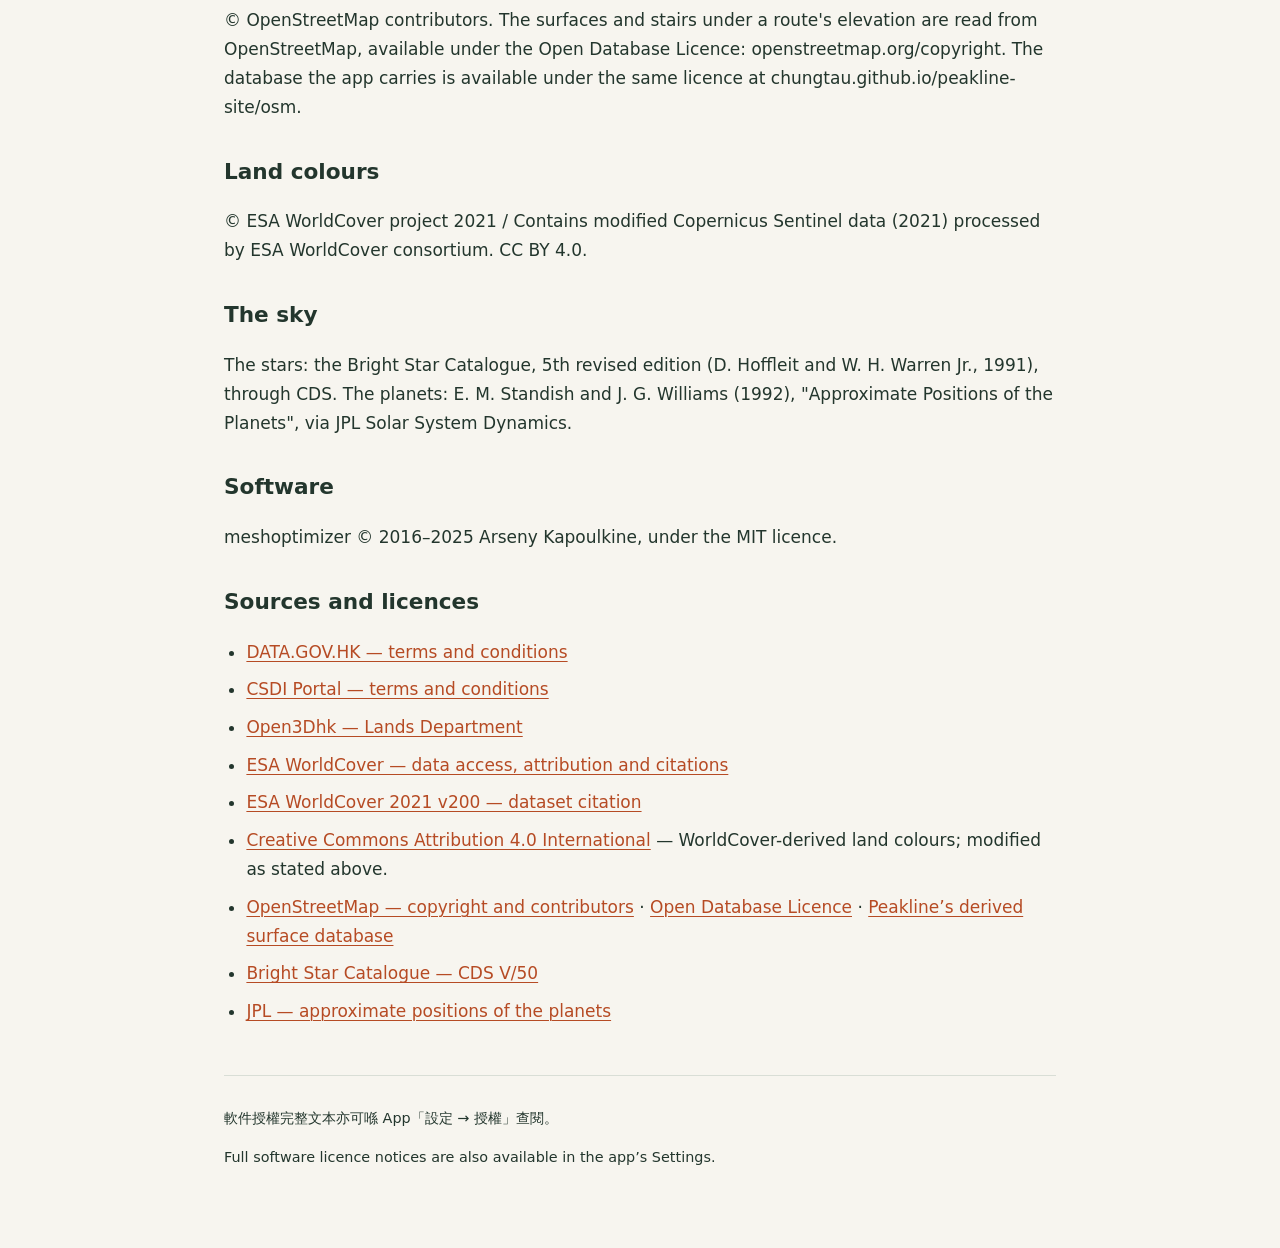
<file: credits/index.html>
<!doctype html>
<html lang="en"><head><meta charset="utf-8"><meta name="viewport" content="width=device-width, initial-scale=1">
<title>Peakline — Map data and credits · 地圖資料及鳴謝</title>
<meta name="description" content="Map-data sources, ownership acknowledgements and licences for Peakline and its shared route images.">
<style>
:root{color-scheme:light;--ink:#23362d;--paper:#f7f5ef;--accent:#b64b24}*{box-sizing:border-box}
body{margin:0;background:var(--paper);color:var(--ink);font:17px/1.7 system-ui,-apple-system,sans-serif}
main{max-width:55rem;margin:auto;padding:3rem 1.5rem 4rem}header{border-bottom:1px solid #d9ded6;padding-bottom:1.5rem}
a{color:var(--accent);text-decoration-thickness:1px;text-underline-offset:.2em;overflow-wrap:anywhere}
.brand{font-size:.8rem;letter-spacing:.26em;font-weight:700;color:var(--ink);text-decoration:none}h1{font-size:clamp(1.8rem,5vw,2.8rem);line-height:1.2;margin:1.5rem 0 .8rem}
h2{font-size:1.35rem;margin:2rem 0 .8rem}p,li{overflow-wrap:anywhere}li{padding-bottom:.25rem}ul{padding-left:1.4rem}.intro{max-width:42rem}.note{font-size:.9rem;color:#526257}.links li{padding-bottom:.55rem}footer{border-top:1px solid #d9ded6;margin-top:2.5rem;padding-top:1rem;font-size:.9rem}
@media print{main{max-width:none;padding:0}a{color:inherit}h2{break-after:avoid}li{break-inside:avoid}}
</style></head><body><main>
<header><a class="brand" href="../">PEAKLINE</a><h1>Map data and credits</h1>
<p lang="zh-Hant">地圖資料及鳴謝</p>
<p class="intro">Sources and acknowledgements for Peakline’s maps and shared route images. Credits apply to the datasets used in a particular view; not every image displays every layer.</p>
<p class="intro" lang="zh-Hant">本頁列出 Peakline 地圖及分享圖片嘅資料來源與鳴謝。每幅圖片按實際使用嘅資料而定，並非每幅都包含所有圖層。</p>
</header>
<h2>Map data</h2>
<p>Contains information from datasets published by the Government of the Hong Kong Special Administrative Region through DATA.GOV.HK and the Common Spatial Data Infrastructure Portal. The intellectual property rights in the data are owned by the Government and the relevant organisations.</p>
<ul><li>3D Visualisation Map — Lands Department</li><li>3D Spatial Data (3D-BIT00) — Lands Department</li><li>Buildings — Lands Department</li><li>Digital Topographic Map iB1000 — Lands Department</li><li>Digital Topographic Map iB5000 — Lands Department</li><li>Pavement Polygon — Highways Department</li><li>Lamp Post Location Data — Highways Department</li><li>Barrier Fence — Highways Department</li><li>Tree — Highways Department</li><li>Trees (Major Parks) — Leisure and Cultural Services Department</li><li>Trees (LCSD Venues other than Major Parks) — Leisure and Cultural Services Department</li><li>Trees on Registered Man-made Slopes Maintained by ArchSD — Architectural Services Department</li><li>Vegetation — Highways Department</li><li>Registered Man-made Slopes — Civil Engineering and Development Department</li><li>Grass-cutting Sites under LandsD&#x27;s Grass-cutting Programme — Lands Department</li><li>Road Network — Transport Department</li><li>Traffic Aids Drawings — Transport Department</li><li>Terrestrial Habitat Map of Hong Kong 2021 — Agriculture, Fisheries and Conservation Department</li><li>Digital Orthophoto DOP5000 — Lands Department (colours measured from it)</li><li>Hours of reduced visibility at Hong Kong International Airport — Hong Kong Observatory (the haze&#x27;s seasons)</li><li>Hiking Trails — Agriculture, Fisheries and Conservation Department (the sample route, the Lion Rock Historic Walk)</li></ul>
<p>The Government gives no warranty as to the accuracy, completeness or timeliness of the data, and this application is not endorsed by the Government or by any of the relevant organisations.</p>
<h2>Paths&#x27; surfaces and stairs</h2>
<p>© OpenStreetMap contributors. The surfaces and stairs under a route&#x27;s elevation are read from OpenStreetMap, available under the Open Database Licence: openstreetmap.org/copyright. The database the app carries is available under the same licence at chungtau.github.io/peakline-site/osm.</p>
<h2>Land colours</h2>
<p>© ESA WorldCover project 2021 / Contains modified Copernicus Sentinel data (2021) processed by ESA WorldCover consortium. CC BY 4.0.</p>
<h2>The sky</h2>
<p>The stars: the Bright Star Catalogue, 5th revised edition (D. Hoffleit and W. H. Warren Jr., 1991), through CDS. The planets: E. M. Standish and J. G. Williams (1992), &quot;Approximate Positions of the Planets&quot;, via JPL Solar System Dynamics.</p>
<h2>Software</h2>
<p>meshoptimizer © 2016–2025 Arseny Kapoulkine, under the MIT licence.</p>
<h2>Sources and licences</h2>
<ul class="links">
<li><a href="https://data.gov.hk/en/terms-and-conditions">DATA.GOV.HK — terms and conditions</a></li>
<li><a href="https://portal.csdi.gov.hk/csdi-webpage/doc/TNC">CSDI Portal — terms and conditions</a></li>
<li><a href="https://3d.map.gov.hk/">Open3Dhk — Lands Department</a></li>
<li><a href="https://esa-worldcover.org/en/data-access">ESA WorldCover — data access, attribution and citations</a></li>
<li><a href="https://doi.org/10.5281/zenodo.7254221">ESA WorldCover 2021 v200 — dataset citation</a></li>
<li><a href="https://creativecommons.org/licenses/by/4.0/">Creative Commons Attribution 4.0 International</a> — WorldCover-derived land colours; modified as stated above.</li>
<li><a href="https://www.openstreetmap.org/copyright">OpenStreetMap — copyright and contributors</a> · <a href="https://opendatacommons.org/licenses/odbl/1-0/">Open Database Licence</a> · <a href="../osm/">Peakline’s derived surface database</a></li>
<li><a href="https://cdsarc.cds.unistra.fr/viz-bin/cat/V/50">Bright Star Catalogue — CDS V/50</a></li>
<li><a href="https://ssd.jpl.nasa.gov/planets/approx_pos.html">JPL — approximate positions of the planets</a></li>
</ul>
<footer><p lang="zh-Hant">軟件授權完整文本亦可喺 App「設定 → 授權」查閱。</p><p>Full software licence notices are also available in the app’s Settings.</p></footer>
</main></body></html>
</file>
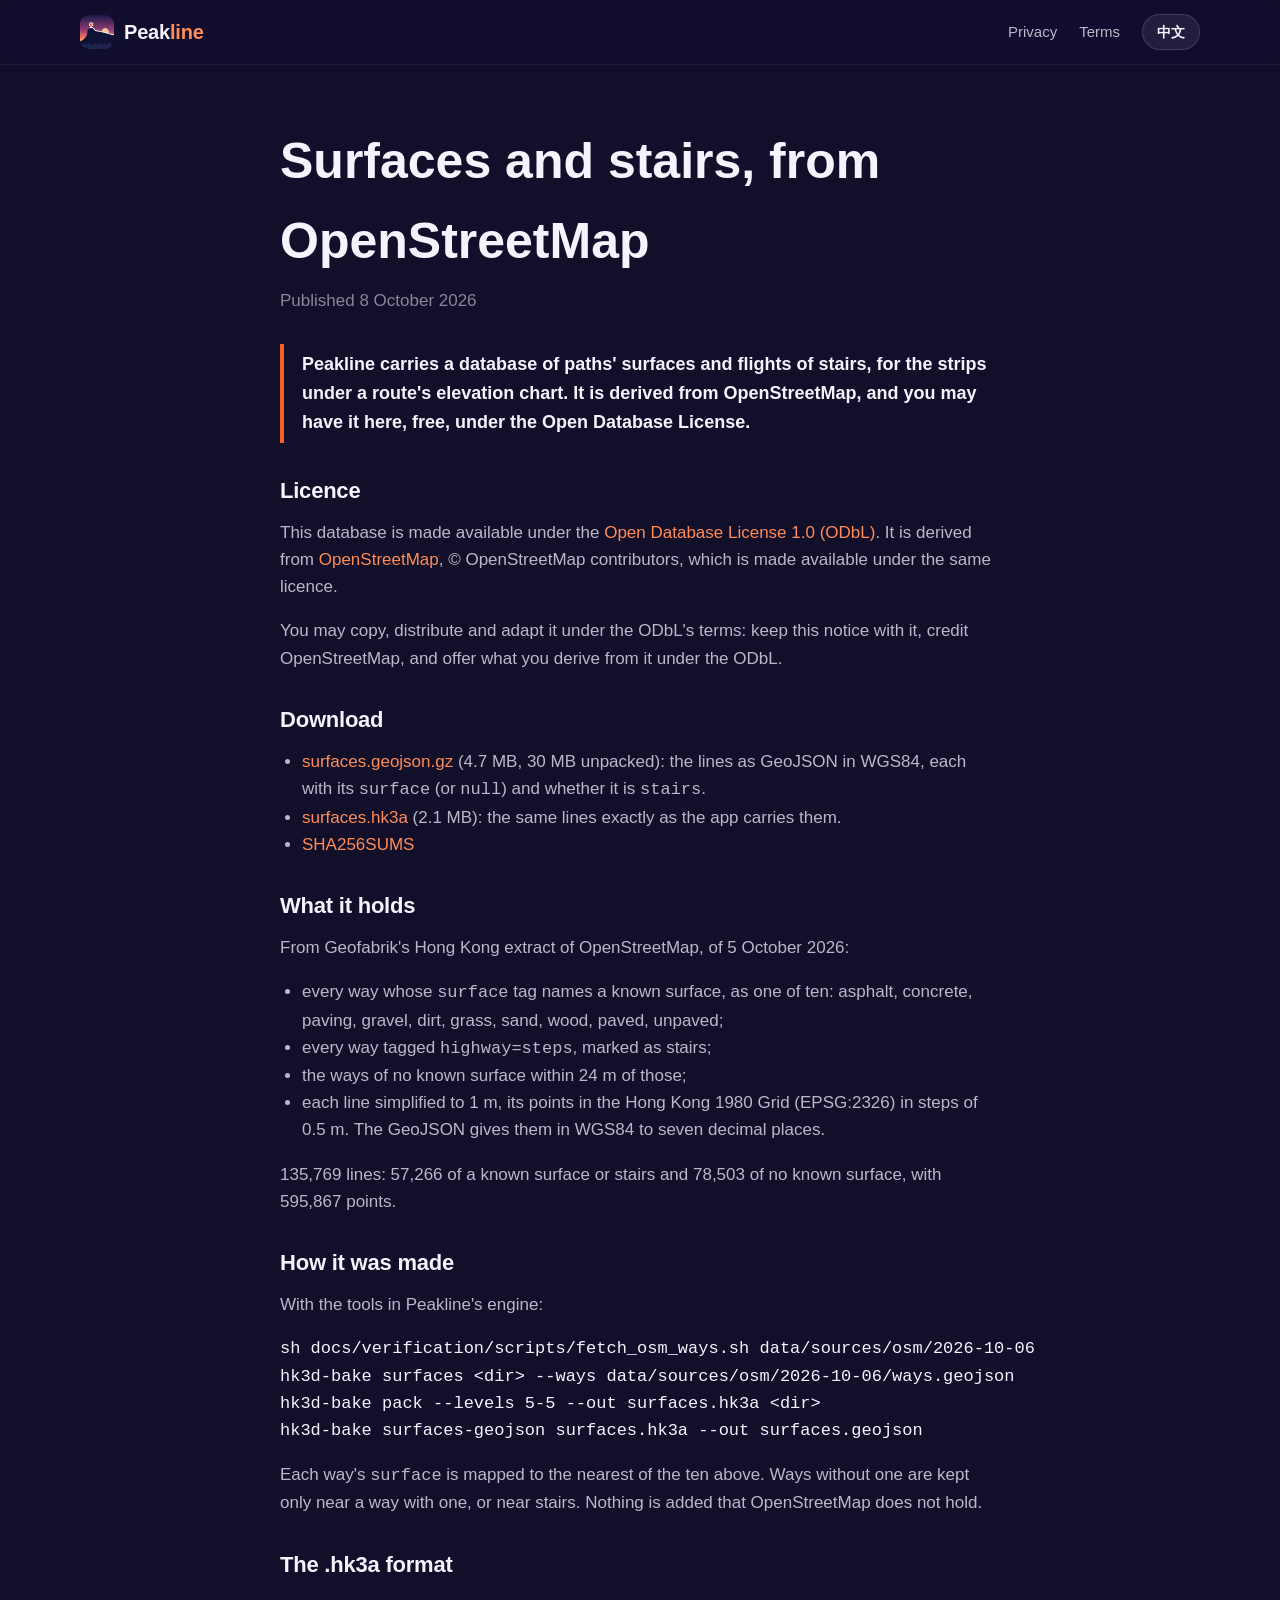
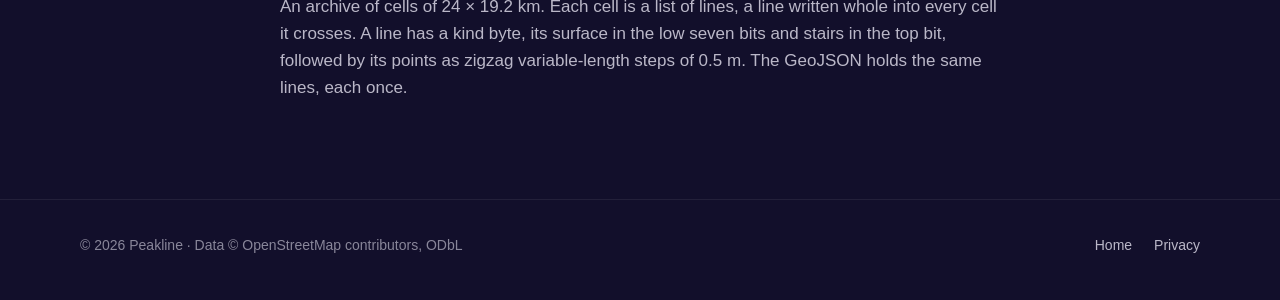
<file: osm/index.html>
<!doctype html>
<html lang="en" data-lang="en">
<head>
<meta charset="utf-8">
<meta name="viewport" content="width=device-width, initial-scale=1">
<title>Peakline OpenStreetMap Data</title>
<meta name="title-en" content="Peakline OpenStreetMap Data">
<meta name="title-zh" content="Peakline OpenStreetMap 數據">
<meta name="description" content="The paths' surfaces and stairs that Peakline carries, derived from OpenStreetMap and available under the Open Database License.">
<meta name="theme-color" content="#14112f">
<link rel="icon" type="image/png" href="../assets/img/favicon-64.png">
<link rel="apple-touch-icon" href="../assets/img/apple-touch-icon.png">
<link rel="stylesheet" href="../assets/css/site.css">
<script src="../assets/js/site.js"></script>
</head>
<body>

<header class="nav">
  <div class="wrap">
    <a class="brand" href="../"><img src="../assets/img/icon-512.png" alt=""><span>Peak<b>line</b></span></a>
    <nav>
      <a href="../privacy/"><span class="en">Privacy</span><span class="zh">私隱政策</span></a>
      <a href="../terms/"><span class="en">Terms</span><span class="zh">服務條款</span></a>
      <button class="lang" type="button" aria-label="Language"><span class="en">中文</span><span class="zh">EN</span></button>
    </nav>
  </div>
</header>

<main class="doc">

<div class="en">
  <h1>Surfaces and stairs, from OpenStreetMap</h1>
  <p class="date">Published 8 October 2026</p>

  <p class="summary">Peakline carries a database of paths' surfaces and flights of stairs, for the strips under a route's elevation chart. It is derived from OpenStreetMap, and you may have it here, free, under the Open Database License.</p>

  <h2>Licence</h2>
  <p>This database is made available under the <a href="https://opendatacommons.org/licenses/odbl/1-0/">Open Database License 1.0 (ODbL)</a>. It is derived from <a href="https://www.openstreetmap.org/copyright">OpenStreetMap</a>, © OpenStreetMap contributors, which is made available under the same licence.</p>
  <p>You may copy, distribute and adapt it under the ODbL's terms: keep this notice with it, credit OpenStreetMap, and offer what you derive from it under the ODbL.</p>

  <h2>Download</h2>
  <ul>
    <li><a href="surfaces.geojson.gz">surfaces.geojson.gz</a> (4.7 MB, 30 MB unpacked): the lines as GeoJSON in WGS84, each with its <code>surface</code> (or <code>null</code>) and whether it is <code>stairs</code>.</li>
    <li><a href="surfaces.hk3a">surfaces.hk3a</a> (2.1 MB): the same lines exactly as the app carries them.</li>
    <li><a href="SHA256SUMS">SHA256SUMS</a></li>
  </ul>

  <h2>What it holds</h2>
  <p>From Geofabrik's Hong Kong extract of OpenStreetMap, of 5 October 2026:</p>
  <ul>
    <li>every way whose <code>surface</code> tag names a known surface, as one of ten: asphalt, concrete, paving, gravel, dirt, grass, sand, wood, paved, unpaved;</li>
    <li>every way tagged <code>highway=steps</code>, marked as stairs;</li>
    <li>the ways of no known surface within 24 m of those;</li>
    <li>each line simplified to 1 m, its points in the Hong Kong 1980 Grid (EPSG:2326) in steps of 0.5 m. The GeoJSON gives them in WGS84 to seven decimal places.</li>
  </ul>
  <p>135,769 lines: 57,266 of a known surface or stairs and 78,503 of no known surface, with 595,867 points.</p>

  <h2>How it was made</h2>
  <p>With the tools in Peakline's engine:</p>
  <pre><code>sh docs/verification/scripts/fetch_osm_ways.sh data/sources/osm/2026-10-06
hk3d-bake surfaces &lt;dir&gt; --ways data/sources/osm/2026-10-06/ways.geojson
hk3d-bake pack --levels 5-5 --out surfaces.hk3a &lt;dir&gt;
hk3d-bake surfaces-geojson surfaces.hk3a --out surfaces.geojson</code></pre>
  <p>Each way's <code>surface</code> is mapped to the nearest of the ten above. Ways without one are kept only near a way with one, or near stairs. Nothing is added that OpenStreetMap does not hold.</p>

  <h2>The .hk3a format</h2>
  <p>An archive of cells of 24 × 19.2 km. Each cell is a list of lines, a line written whole into every cell it crosses. A line has a kind byte, its surface in the low seven bits and stairs in the top bit, followed by its points as zigzag variable-length steps of 0.5 m. The GeoJSON holds the same lines, each once.</p>
</div>

<div class="zh">
  <h1>路面與樓梯數據，來自 OpenStreetMap</h1>
  <p class="date">發佈日期：2026 年 10 月 8 日</p>

  <p class="summary">Peakline 內附一個路徑路面及樓梯的數據庫，用於路線高度圖下方的路面資料條。它衍生自 OpenStreetMap，你可在此按《開放數據庫授權協議》免費取得。</p>

  <h2>授權</h2>
  <p>本數據庫按 <a href="https://opendatacommons.org/licenses/odbl/1-0/">Open Database License 1.0（ODbL）</a> 提供。它衍生自 <a href="https://www.openstreetmap.org/copyright">OpenStreetMap</a>，© OpenStreetMap 貢獻者，亦按同一授權提供。</p>
  <p>你可按 ODbL 的條款複製、分發及改編本數據庫：須保留本聲明、註明 OpenStreetMap，並將你衍生的數據庫按 ODbL 提供。</p>

  <h2>下載</h2>
  <ul>
    <li><a href="surfaces.geojson.gz">surfaces.geojson.gz</a>（4.7 MB，解壓後 30 MB）：WGS84 坐標的 GeoJSON 線條，每條附 <code>surface</code>（路面，或 <code>null</code>）及是否 <code>stairs</code>（樓梯）。</li>
    <li><a href="surfaces.hk3a">surfaces.hk3a</a>（2.1 MB）：與 App 內附的完全相同。</li>
    <li><a href="SHA256SUMS">SHA256SUMS</a></li>
  </ul>

  <h2>內容</h2>
  <p>取自 Geofabrik 於 2026 年 10 月 5 日的 OpenStreetMap 香港數據：</p>
  <ul>
    <li>所有 <code>surface</code> 標籤屬已知路面的路徑，歸入十類之一：瀝青、混凝土、鋪砌、碎石、泥地、草地、沙地、木、已鋪設、未鋪設；</li>
    <li>所有標記為 <code>highway=steps</code> 的路徑，列為樓梯；</li>
    <li>上述路徑 24 米範圍內未標路面的路徑；</li>
    <li>每條線簡化至 1 米，坐標為香港 1980 方格網（EPSG:2326），以 0.5 米為單位；GeoJSON 則以 WGS84 表示，至小數點後七位。</li>
  </ul>
  <p>共 135,769 條線：57,266 條屬已知路面或樓梯，78,503 條未知路面，合共 595,867 個點。</p>

  <h2>製作方法</h2>
  <p>使用 Peakline 引擎的工具，指令見英文版。每條路徑的 <code>surface</code> 會歸入上述十類中最接近的一類；未標路面的路徑只在接近已知路面或樓梯時保留。不會加入任何 OpenStreetMap 沒有的內容。</p>
</div>

</main>

<footer>
  <div class="wrap">
    <span>© 2026 Peakline · Data © OpenStreetMap contributors, ODbL</span>
    <nav>
      <a href="../"><span class="en">Home</span><span class="zh">主頁</span></a>
      <a href="../privacy/"><span class="en">Privacy</span><span class="zh">私隱政策</span></a>
    </nav>
  </div>
</footer>

</body>
</html>
</file>
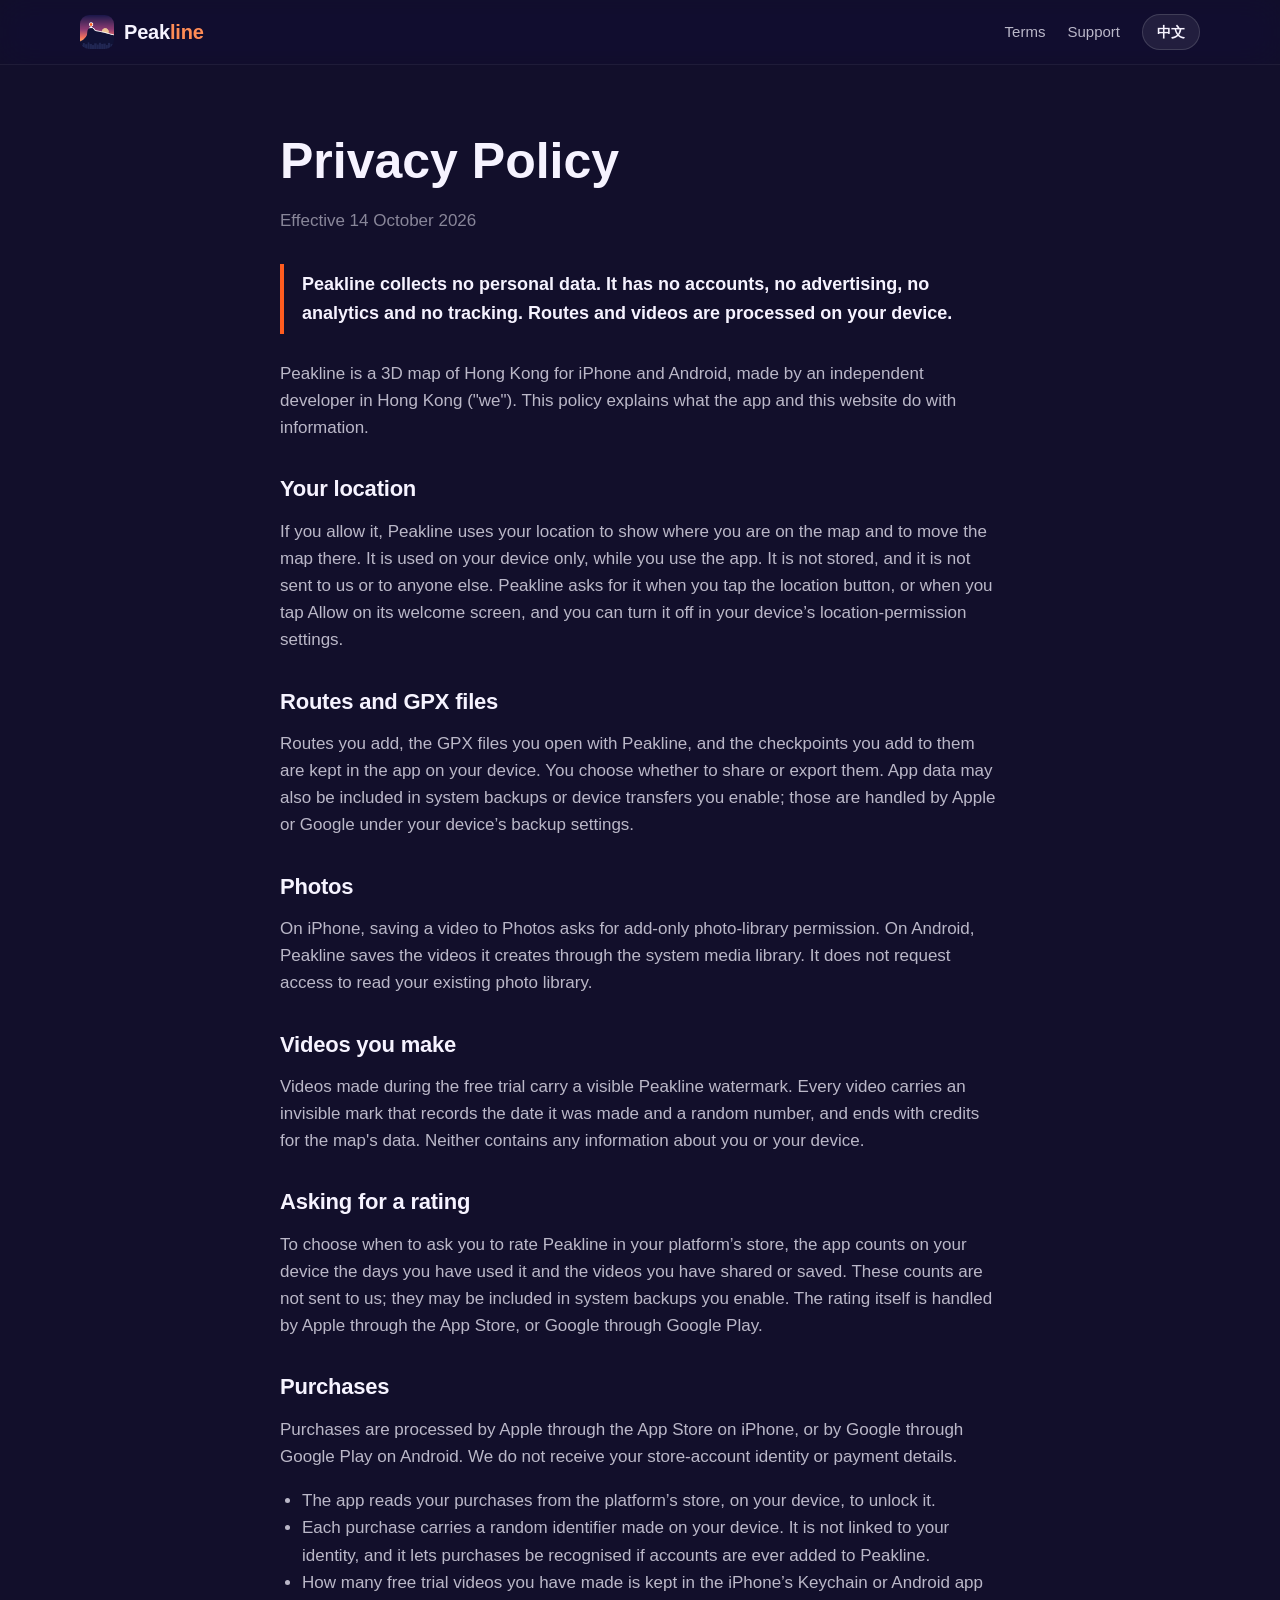
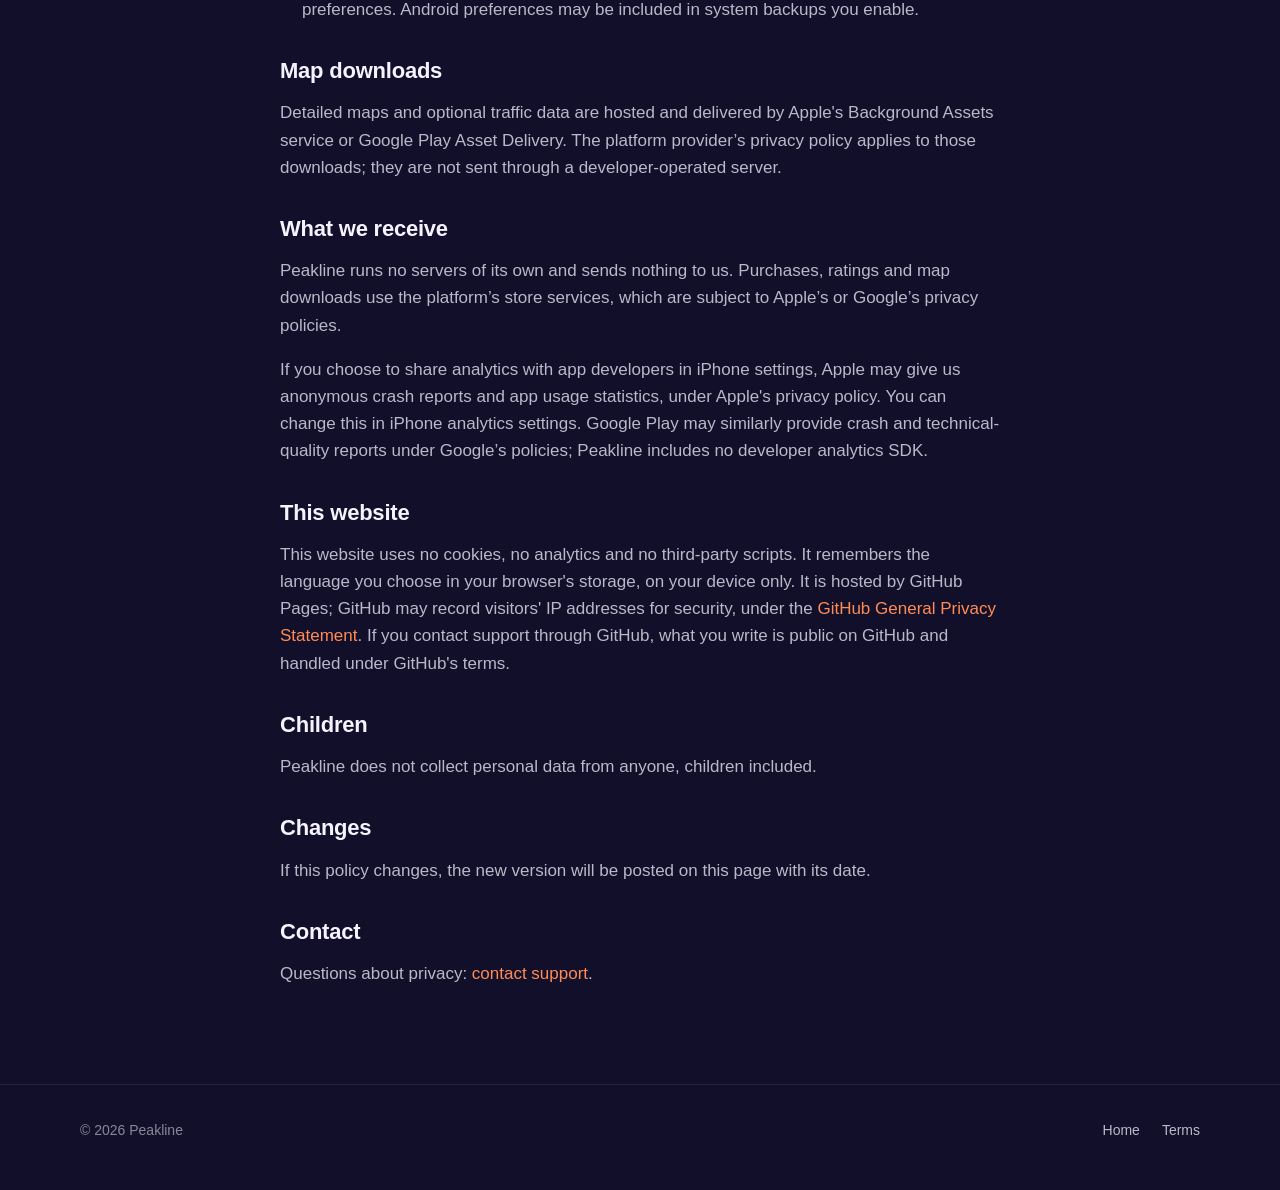
<file: privacy/index.html>
<!doctype html>
<html lang="en" data-lang="en">
<head>
<meta charset="utf-8">
<meta name="viewport" content="width=device-width, initial-scale=1">
<title>Peakline Privacy Policy</title>
<meta name="title-en" content="Peakline Privacy Policy">
<meta name="title-zh" content="Peakline 私隱政策">
<meta name="description" content="Peakline collects no personal data. Routes and videos are processed on your device.">
<meta name="theme-color" content="#14112f">
<link rel="icon" type="image/png" href="../assets/img/favicon-64.png">
<link rel="apple-touch-icon" href="../assets/img/apple-touch-icon.png">
<link rel="stylesheet" href="../assets/css/site.css">
<script src="../assets/js/site.js"></script>
</head>
<body>

<header class="nav">
  <div class="wrap">
    <a class="brand" href="../"><img src="../assets/img/icon-512.png" alt=""><span>Peak<b>line</b></span></a>
    <nav>
      <a href="../terms/"><span class="en">Terms</span><span class="zh">服務條款</span></a>
      <a href="../#support"><span class="en">Support</span><span class="zh">支援</span></a>
      <button class="lang" type="button" aria-label="Language"><span class="en">中文</span><span class="zh">EN</span></button>
    </nav>
  </div>
</header>

<main class="doc">

<div class="en">
  <h1>Privacy Policy</h1>
  <p class="date">Effective 14 October 2026</p>

  <p class="summary">Peakline collects no personal data. It has no accounts, no advertising, no analytics and no tracking. Routes and videos are processed on your device.</p>

  <p>Peakline is a 3D map of Hong Kong for iPhone and Android, made by an independent developer in Hong Kong ("we"). This policy explains what the app and this website do with information.</p>

  <h2>Your location</h2>
  <p>If you allow it, Peakline uses your location to show where you are on the map and to move the map there. It is used on your device only, while you use the app. It is not stored, and it is not sent to us or to anyone else. Peakline asks for it when you tap the location button, or when you tap Allow on its welcome screen, and you can turn it off in your device’s location-permission settings.</p>

  <h2>Routes and GPX files</h2>
  <p>Routes you add, the GPX files you open with Peakline, and the checkpoints you add to them are kept in the app on your device. You choose whether to share or export them. App data may also be included in system backups or device transfers you enable; those are handled by Apple or Google under your device’s backup settings.</p>

  <h2>Photos</h2>
  <p>On iPhone, saving a video to Photos asks for add-only photo-library permission. On Android, Peakline saves the videos it creates through the system media library. It does not request access to read your existing photo library.</p>

  <h2>Videos you make</h2>
  <p>Videos made during the free trial carry a visible Peakline watermark. Every video carries an invisible mark that records the date it was made and a random number, and ends with credits for the map's data. Neither contains any information about you or your device.</p>

  <h2>Asking for a rating</h2>
  <p>To choose when to ask you to rate Peakline in your platform’s store, the app counts on your device the days you have used it and the videos you have shared or saved. These counts are not sent to us; they may be included in system backups you enable. The rating itself is handled by Apple through the App Store, or Google through Google Play.</p>

  <h2>Purchases</h2>
  <p>Purchases are processed by Apple through the App Store on iPhone, or by Google through Google Play on Android. We do not receive your store-account identity or payment details.</p>
  <ul>
    <li>The app reads your purchases from the platform’s store, on your device, to unlock it.</li>
    <li>Each purchase carries a random identifier made on your device. It is not linked to your identity, and it lets purchases be recognised if accounts are ever added to Peakline.</li>
    <li>How many free trial videos you have made is kept in the iPhone’s Keychain or Android app preferences. Android preferences may be included in system backups you enable.</li>
  </ul>

  <h2>Map downloads</h2>
  <p>Detailed maps and optional traffic data are hosted and delivered by Apple's Background Assets service or Google Play Asset Delivery. The platform provider’s privacy policy applies to those downloads; they are not sent through a developer-operated server.</p>

  <h2>What we receive</h2>
  <p>Peakline runs no servers of its own and sends nothing to us. Purchases, ratings and map downloads use the platform’s store services, which are subject to Apple’s or Google’s privacy policies.</p>
  <p>If you choose to share analytics with app developers in iPhone settings, Apple may give us anonymous crash reports and app usage statistics, under Apple's privacy policy. You can change this in iPhone analytics settings. Google Play may similarly provide crash and technical-quality reports under Google’s policies; Peakline includes no developer analytics SDK.</p>

  <h2>This website</h2>
  <p>This website uses no cookies, no analytics and no third-party scripts. It remembers the language you choose in your browser's storage, on your device only. It is hosted by GitHub Pages; GitHub may record visitors' IP addresses for security, under the <a href="https://docs.github.com/en/site-policy/privacy-policies/github-general-privacy-statement">GitHub General Privacy Statement</a>. If you contact support through GitHub, what you write is public on GitHub and handled under GitHub's terms.</p>

  <h2>Children</h2>
  <p>Peakline does not collect personal data from anyone, children included.</p>

  <h2>Changes</h2>
  <p>If this policy changes, the new version will be posted on this page with its date.</p>

  <h2>Contact</h2>
  <p>Questions about privacy: <a href="https://github.com/ChungTau/peakline-site/issues/new">contact support</a>.</p>
</div>

<div class="zh">
  <h1>私隱政策</h1>
  <p class="date">生效日期：2026 年 10 月 14 日</p>

  <p class="summary">Peakline 不會收集任何個人資料。沒有帳戶、沒有廣告、沒有分析工具，亦沒有追蹤。路線及影片在你的裝置上處理。</p>

  <p>Peakline 是一個供 iPhone 及 Android 使用的香港 3D 地圖，由一位香港獨立開發者（「我們」）開發。本政策說明 App 及本網站如何處理資料。</p>

  <h2>你的位置</h2>
  <p>如你允許，Peakline 會使用你的位置，在地圖上顯示你身處何處，並將地圖移到該處。位置只會在你使用 App 時、在你的裝置上使用，不會被儲存，亦不會傳送給我們或任何人。Peakline 只會在你按下定位按鈕，或在歡迎畫面按「允許」時，才要求權限；你可隨時在裝置的定位權限設定中關閉。</p>

  <h2>路線及 GPX 檔案</h2>
  <p>你加入的路線、用 Peakline 開啟的 GPX 檔案，以及你加入的檢查站，都儲存在你的裝置上的 App 內。由你決定是否分享或匯出。你啟用的系統備份或裝置轉移亦可能包含 App 資料，並按裝置的備份設定由 Apple 或 Google 處理。</p>

  <h2>相片</h2>
  <p>在 iPhone，儲存影片到「相片」時會要求僅可新增的權限。Android 會透過系統媒體庫儲存 App 製作的影片。App 不會要求讀取你現有相片圖庫的權限。</p>

  <h2>你製作的影片</h2>
  <p>免費試用期間製作的影片會帶有可見的 Peakline 水印。每段影片都帶有一個隱形標記，記錄影片的製作日期及一個隨機數字，並在結尾列出地圖資料來源。兩者都不包含任何關於你或你裝置的資料。</p>

  <h2>邀請評分</h2>
  <p>為了決定何時邀請你在所用平台的商店為 Peakline 評分，App 會在你的裝置上記錄你使用 App 的日數，以及你分享或儲存影片的次數。這些數字不會傳送給我們，但可能包含在你啟用的系統備份中。評分本身經由 Apple 的 App Store 或 Google Play 進行。</p>

  <h2>購買</h2>
  <p>iPhone 的購買由 Apple 透過 App Store 處理；Android 的購買由 Google 透過 Google Play 處理。我們不會收到你的商店帳戶身分或付款資料。</p>
  <ul>
    <li>App 會在你的裝置上向所用平台的商店讀取你已購買的項目，以便解鎖。</li>
    <li>每次購買會附上一個在你的裝置上產生的隨機識別碼。它與你的身分無關，用途是日後 Peakline 如加入帳戶功能時，可以辨認已有的購買。</li>
    <li>你已使用的免費試用影片數目，儲存在 iPhone 的「鑰匙圈」或 Android App 偏好設定內。你啟用的系統備份可能包含 Android 偏好設定。</li>
  </ul>

  <h2>地圖下載</h2>
  <p>詳細地圖及可選車流資料由 Apple 的 Background Assets 或 Google Play Asset Delivery 託管及傳送，下載受平台供應商的私隱政策規管，不會經過開發者營運的伺服器。</p>

  <h2>我們會收到甚麼</h2>
  <p>Peakline 沒有自己的伺服器，亦不會傳送任何資料給我們。購買、評分及地圖下載使用所用平台的商店服務，受 Apple 或 Google 的私隱政策規管。</p>
  <p>如你在 iPhone 設定中選擇與 App 開發者分享分析資料，Apple 或會按其私隱政策，向我們提供匿名的當機報告及 App 使用統計。你可在 iPhone 的分析設定中更改。Google Play 亦可能按 Google 的政策提供當機及技術品質報告；Peakline 並無加入開發者分析 SDK。</p>

  <h2>本網站</h2>
  <p>本網站不使用 cookie、分析工具或任何第三方程式碼，只會在你的瀏覽器儲存空間（只在你的裝置上）記住你選擇的語言。本網站由 GitHub Pages 託管；GitHub 或會為保安理由記錄訪客的 IP 位址，受 <a href="https://docs.github.com/en/site-policy/privacy-policies/github-general-privacy-statement">GitHub 一般私隱聲明</a>規管。如你經 GitHub 聯絡支援，你所寫的內容會在 GitHub 上公開，並受 GitHub 的條款規管。</p>

  <h2>兒童</h2>
  <p>Peakline 不會向任何人收集個人資料，包括兒童。</p>

  <h2>政策更改</h2>
  <p>如本政策有所更改，新版本連同日期會刊登在本頁。</p>

  <h2>聯絡我們</h2>
  <p>有關私隱的查詢：<a href="https://github.com/ChungTau/peakline-site/issues/new">聯絡支援</a>。</p>
</div>

</main>

<footer>
  <div class="wrap">
    <span>© 2026 Peakline</span>
    <nav>
      <a href="../"><span class="en">Home</span><span class="zh">主頁</span></a>
      <a href="../terms/"><span class="en">Terms</span><span class="zh">服務條款</span></a>
    </nav>
  </div>
</footer>

</body>
</html>
</file>
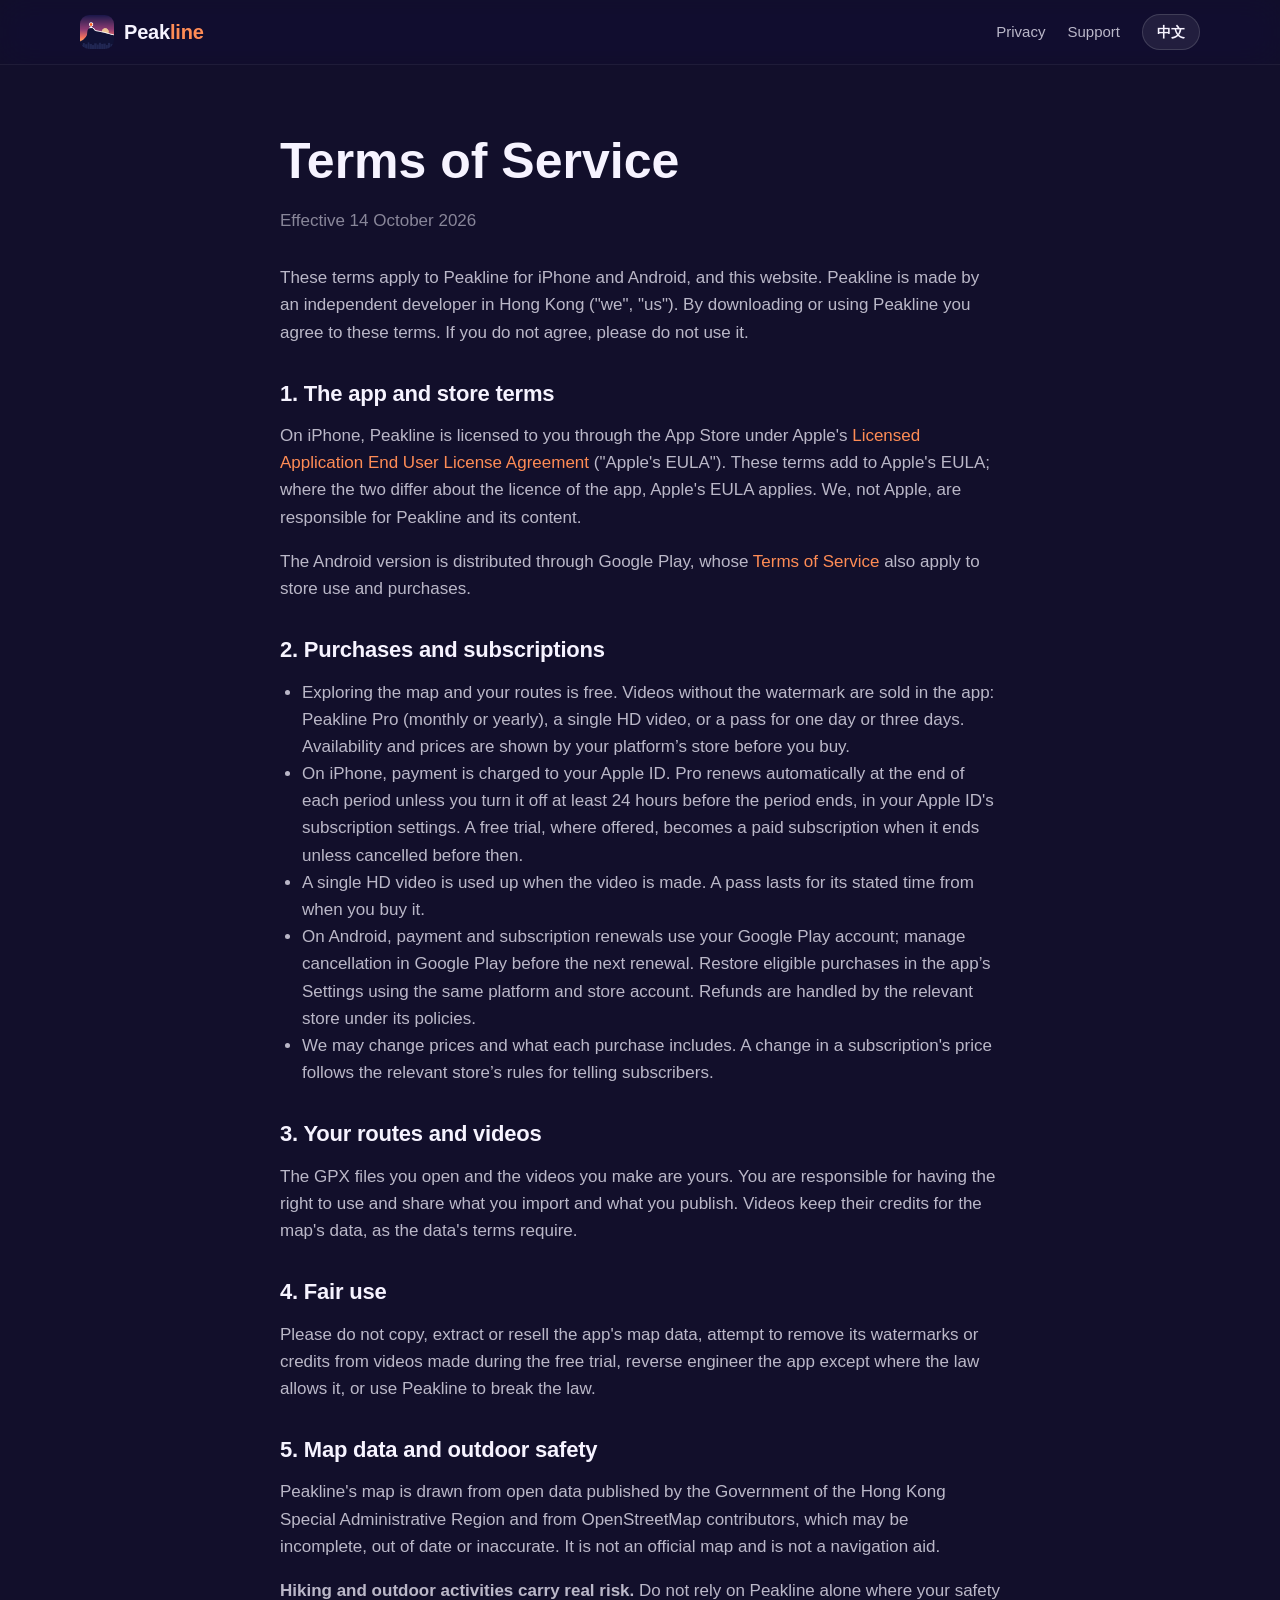
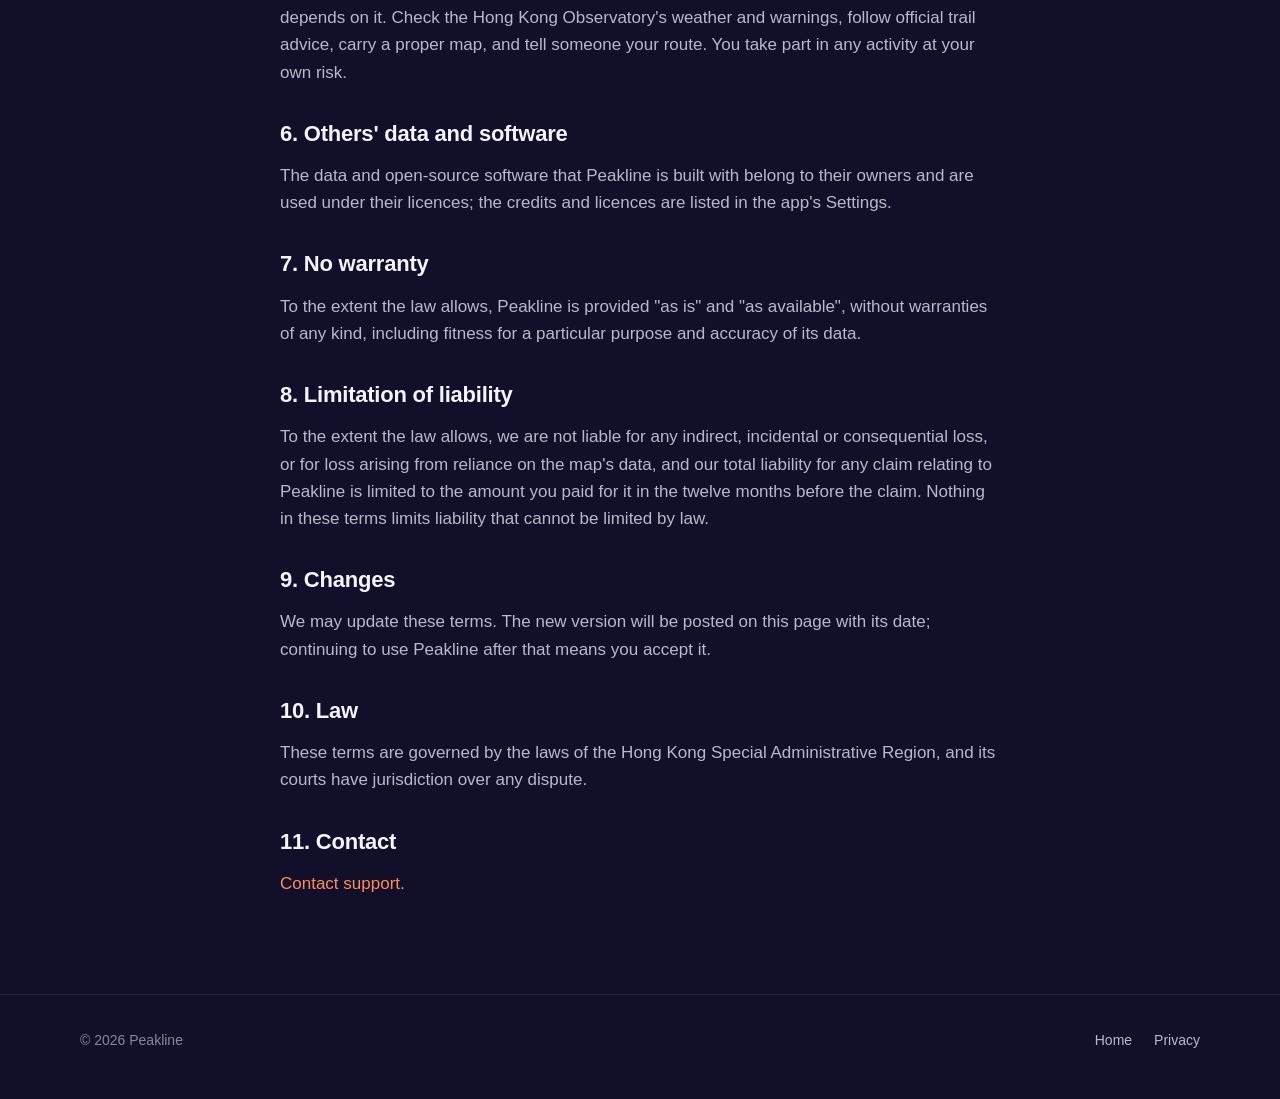
<file: terms/index.html>
<!doctype html>
<html lang="en" data-lang="en">
<head>
<meta charset="utf-8">
<meta name="viewport" content="width=device-width, initial-scale=1">
<title>Peakline Terms of Service</title>
<meta name="title-en" content="Peakline Terms of Service">
<meta name="title-zh" content="Peakline 服務條款">
<meta name="description" content="The terms for using Peakline, its purchases and its map data.">
<meta name="theme-color" content="#14112f">
<link rel="icon" type="image/png" href="../assets/img/favicon-64.png">
<link rel="apple-touch-icon" href="../assets/img/apple-touch-icon.png">
<link rel="stylesheet" href="../assets/css/site.css">
<script src="../assets/js/site.js"></script>
</head>
<body>

<header class="nav">
  <div class="wrap">
    <a class="brand" href="../"><img src="../assets/img/icon-512.png" alt=""><span>Peak<b>line</b></span></a>
    <nav>
      <a href="../privacy/"><span class="en">Privacy</span><span class="zh">私隱政策</span></a>
      <a href="../#support"><span class="en">Support</span><span class="zh">支援</span></a>
      <button class="lang" type="button" aria-label="Language"><span class="en">中文</span><span class="zh">EN</span></button>
    </nav>
  </div>
</header>

<main class="doc">

<div class="en">
  <h1>Terms of Service</h1>
  <p class="date">Effective 14 October 2026</p>

  <p>These terms apply to Peakline for iPhone and Android, and this website. Peakline is made by an independent developer in Hong Kong ("we", "us"). By downloading or using Peakline you agree to these terms. If you do not agree, please do not use it.</p>

  <h2>1. The app and store terms</h2>
  <p>On iPhone, Peakline is licensed to you through the App Store under Apple's <a href="https://www.apple.com/legal/internet-services/itunes/dev/stdeula/">Licensed Application End User License Agreement</a> ("Apple's EULA"). These terms add to Apple's EULA; where the two differ about the licence of the app, Apple's EULA applies. We, not Apple, are responsible for Peakline and its content.</p>

  <p>The Android version is distributed through Google Play, whose <a href="https://play.google.com/intl/en-us/about/play-terms/index.html">Terms of Service</a> also apply to store use and purchases.</p>

  <h2>2. Purchases and subscriptions</h2>
  <ul>
    <li>Exploring the map and your routes is free. Videos without the watermark are sold in the app: Peakline Pro (monthly or yearly), a single HD video, or a pass for one day or three days. Availability and prices are shown by your platform’s store before you buy.</li>
    <li>On iPhone, payment is charged to your Apple ID. Pro renews automatically at the end of each period unless you turn it off at least 24 hours before the period ends, in your Apple ID's subscription settings. A free trial, where offered, becomes a paid subscription when it ends unless cancelled before then.</li>
    <li>A single HD video is used up when the video is made. A pass lasts for its stated time from when you buy it.</li>
    <li>On Android, payment and subscription renewals use your Google Play account; manage cancellation in Google Play before the next renewal. Restore eligible purchases in the app’s Settings using the same platform and store account. Refunds are handled by the relevant store under its policies.</li>
    <li>We may change prices and what each purchase includes. A change in a subscription's price follows the relevant store’s rules for telling subscribers.</li>
  </ul>

  <h2>3. Your routes and videos</h2>
  <p>The GPX files you open and the videos you make are yours. You are responsible for having the right to use and share what you import and what you publish. Videos keep their credits for the map's data, as the data's terms require.</p>

  <h2>4. Fair use</h2>
  <p>Please do not copy, extract or resell the app's map data, attempt to remove its watermarks or credits from videos made during the free trial, reverse engineer the app except where the law allows it, or use Peakline to break the law.</p>

  <h2>5. Map data and outdoor safety</h2>
  <p>Peakline's map is drawn from open data published by the Government of the Hong Kong Special Administrative Region and from OpenStreetMap contributors, which may be incomplete, out of date or inaccurate. It is not an official map and is not a navigation aid.</p>
  <p><strong>Hiking and outdoor activities carry real risk.</strong> Do not rely on Peakline alone where your safety depends on it. Check the Hong Kong Observatory's weather and warnings, follow official trail advice, carry a proper map, and tell someone your route. You take part in any activity at your own risk.</p>

  <h2>6. Others' data and software</h2>
  <p>The data and open-source software that Peakline is built with belong to their owners and are used under their licences; the credits and licences are listed in the app's Settings.</p>

  <h2>7. No warranty</h2>
  <p>To the extent the law allows, Peakline is provided "as is" and "as available", without warranties of any kind, including fitness for a particular purpose and accuracy of its data.</p>

  <h2>8. Limitation of liability</h2>
  <p>To the extent the law allows, we are not liable for any indirect, incidental or consequential loss, or for loss arising from reliance on the map's data, and our total liability for any claim relating to Peakline is limited to the amount you paid for it in the twelve months before the claim. Nothing in these terms limits liability that cannot be limited by law.</p>

  <h2>9. Changes</h2>
  <p>We may update these terms. The new version will be posted on this page with its date; continuing to use Peakline after that means you accept it.</p>

  <h2>10. Law</h2>
  <p>These terms are governed by the laws of the Hong Kong Special Administrative Region, and its courts have jurisdiction over any dispute.</p>

  <h2>11. Contact</h2>
  <p><a href="https://github.com/ChungTau/peakline-site/issues/new">Contact support</a>.</p>
</div>

<div class="zh">
  <h1>服務條款</h1>
  <p class="date">生效日期：2026 年 10 月 14 日</p>

  <p>本條款適用於 iPhone 及 Android App Peakline 及本網站。Peakline 由一位香港獨立開發者（「我們」）開發。下載或使用 Peakline，即表示你同意本條款；如不同意，請勿使用。</p>

  <h2>1. App 與商店的條款</h2>
  <p>iPhone 版 Peakline 經 App Store 按 Apple 的<a href="https://www.apple.com/legal/internet-services/itunes/dev/stdeula/">許可應用程式最終用戶許可協議</a>（「Apple EULA」）授權予你使用。本條款是 Apple EULA 的補充；兩者就 App 授權有所不同時，以 Apple EULA 為準。Peakline 及其內容由我們而非 Apple 負責。</p>

  <p>Android 版經 Google Play 發佈，使用商店及購買亦受 Google Play 的<a href="https://play.google.com/intl/en-us/about/play-terms/index.html">服務條款</a>規管。</p>

  <h2>2. 購買及訂閱</h2>
  <ul>
    <li>探索地圖及你的路線是免費的。沒有水印的影片在 App 內出售：Peakline Pro（月費或年費）、單條高清影片，或一日、三日通行證。可購買項目及價格會在購買前由所用平台的商店顯示。</li>
    <li>iPhone 版的費用從你的 Apple ID 收取。Pro 會在每個週期完結時自動續期，除非你在週期完結前最少 24 小時於 Apple ID 的訂閱設定中關閉。如有提供免費試用，試用期完結時會轉為付費訂閱，除非你在此之前取消。</li>
    <li>單條高清影片在影片製作完成時使用。通行證由購買時起計，有效期按所列時間。</li>
    <li>Android 版的付款及訂閱續期由 Google Play 帳戶處理，請於下次續期前在 Google Play 管理取消。以同一平台及商店帳戶登入後，可在 App「設定」中恢復合資格購買。退款由相關商店按其政策處理。</li>
    <li>我們或會更改價格及各項購買所包含的內容。訂閱價格的更改，會按相關商店通知訂閱者的規則進行。</li>
  </ul>

  <h2>3. 你的路線及影片</h2>
  <p>你開啟的 GPX 檔案及你製作的影片屬於你。你須確保自己有權使用及分享你匯入和發佈的內容。影片會按地圖資料條款的要求，保留資料來源鳴謝。</p>

  <h2>4. 合理使用</h2>
  <p>請勿複製、擷取或轉售 App 的地圖資料，請勿嘗試移除免費試用影片的水印或鳴謝，除法律容許外請勿對 App 進行逆向工程，亦請勿利用 Peakline 違法。</p>

  <h2>5. 地圖資料與戶外安全</h2>
  <p>Peakline 的地圖取材自香港特別行政區政府發佈的開放數據及 OpenStreetMap 貢獻者，資料可能不完整、過時或不準確。它並非官方地圖，亦不是導航工具。</p>
  <p><strong>行山及戶外活動存在實際風險。</strong>在涉及安全的情況下，切勿只依賴 Peakline。出發前請留意香港天文台的天氣及警告、遵從官方的郊遊建議、帶備地圖，並告訴別人你的路線。你參與任何活動的風險由你自行承擔。</p>

  <h2>6. 他人的資料及軟件</h2>
  <p>Peakline 所用的資料及開源軟件屬於其擁有者，並按其授權使用；鳴謝及授權列於 App 的「設定」內。</p>

  <h2>7. 不作保證</h2>
  <p>在法律容許的範圍內，Peakline 按「現狀」及「現有」提供，不作任何形式的保證，包括是否適合特定用途及其資料是否準確。</p>

  <h2>8. 責任限制</h2>
  <p>在法律容許的範圍內，我們不對任何間接、附帶或相應而生的損失，或因依賴地圖資料而引致的損失負責；就任何與 Peakline 有關的申索，我們的總責任以你在申索前十二個月內為 Peakline 支付的金額為限。本條款不限制法律上不能限制的責任。</p>

  <h2>9. 條款更改</h2>
  <p>我們或會更新本條款。新版本連同日期會刊登在本頁；之後繼續使用 Peakline，即表示你接受新條款。</p>

  <h2>10. 法律</h2>
  <p>本條款受香港特別行政區法律管轄，任何爭議由香港特別行政區法院審理。</p>

  <h2>11. 聯絡我們</h2>
  <p><a href="https://github.com/ChungTau/peakline-site/issues/new">聯絡支援</a>。</p>
</div>

</main>

<footer>
  <div class="wrap">
    <span>© 2026 Peakline</span>
    <nav>
      <a href="../"><span class="en">Home</span><span class="zh">主頁</span></a>
      <a href="../privacy/"><span class="en">Privacy</span><span class="zh">私隱政策</span></a>
    </nav>
  </div>
</footer>

</body>
</html>
</file>
<file: assets/css/site.css>
/* Peakline's website: dusk over Lion Rock, as the app's icon. */

:root {
  --ink: #f6f3ff;
  --ink-soft: rgba(246, 243, 255, 0.74);
  --ink-faint: rgba(246, 243, 255, 0.52);
  --night: #120f2b;
  --night-2: #1c1740;
  --dusk: #6b2d63;
  --ember: #f2735a;
  --orange: #ff5c1f;
  --orange-soft: #ff8c55;
  --glass: rgba(255, 255, 255, 0.07);
  --glass-edge: rgba(255, 255, 255, 0.14);
  --radius: 26px;
  --page: 1160px;
  color-scheme: dark;
}

* { box-sizing: border-box; }

html { scroll-behavior: auto; }

body {
  margin: 0;
  background: var(--night);
  color: var(--ink);
  font: 17px/1.6 -apple-system, BlinkMacSystemFont, "SF Pro Text", "Segoe UI", "PingFang HK", "Noto Sans TC", sans-serif;
  -webkit-font-smoothing: antialiased;
}

a { color: var(--orange-soft); text-decoration: none; }
a:hover { text-decoration: underline; }

img { max-width: 100%; display: block; }

/* Two languages in the page; the one shown follows html[data-lang]. */
html[data-lang="zh"] .en, html:not([data-lang="zh"]) .zh { display: none !important; }

.wrap { max-width: var(--page); margin: 0 auto; padding: 0 20px; }

/* The bar at the top. */
.nav {
  position: sticky; top: 0; z-index: 10;
  backdrop-filter: saturate(160%) blur(18px);
  -webkit-backdrop-filter: saturate(160%) blur(18px);
  background: rgba(18, 15, 43, 0.62);
  border-bottom: 1px solid rgba(255, 255, 255, 0.06);
}
.nav .wrap { display: flex; align-items: center; gap: 22px; height: 64px; }
.brand { display: flex; align-items: center; gap: 10px; white-space: nowrap; color: var(--ink); font-weight: 800; font-size: 20px; letter-spacing: -0.01em; }
.brand:hover { text-decoration: none; }
.brand img { width: 34px; height: 34px; border-radius: 9px; }
.brand b { color: var(--orange-soft); font-weight: 800; }
.nav nav { margin-left: auto; display: flex; gap: 22px; align-items: center; }
.nav nav a { color: var(--ink-soft); font-size: 15px; font-weight: 500; }
.nav nav a:hover { color: var(--ink); text-decoration: none; }
.lang {
  border: 1px solid var(--glass-edge); background: var(--glass); color: var(--ink);
  border-radius: 999px; padding: 6px 14px; font: inherit; font-size: 14px; font-weight: 600; cursor: pointer;
}
@media (max-width: 720px) { .nav nav a.hide-small { display: none; } }

/* Native playback and explicit chapters, in ordinary document flow. */
.journey { padding: 84px 0 54px; background: radial-gradient(ellipse at 80% 20%, #392148, transparent 65%); }
.journey-grid { display: grid; grid-template-columns: 0.9fr 1.1fr; gap: 48px; align-items: center; }
.journey-intro h1 { margin: 24px 0; font-size: clamp(42px, 5.2vw, 66px); line-height: 1.08; letter-spacing: -0.04em; }
.journey-intro h1 em { color: var(--orange-soft); font-style: normal; }
.eyebrow { display: inline-block; color: var(--orange-soft); font-size: 14px; font-weight: 650; }
.journey-intro .section-lead { font-size: 19px; }
.ctas { display: flex; gap: 12px; flex-wrap: wrap; align-items: center; margin-top: 28px; }
.btn { display: inline-flex; align-items: center; gap: 10px; padding: 14px 22px; border-radius: 999px; font-weight: 700; font-size: 16px; }
.btn:hover { text-decoration: none; }
.btn.primary { background: #fff; color: #17142f; }
.btn.ghost { color: var(--ink); background: var(--glass); border: 1px solid var(--glass-edge); }
.availability { color: var(--ink-faint); font-size: 14px; margin: 20px 0 0; }
.journey-player { min-width: 0; }
.film-frame { border: 1px solid var(--glass-edge); border-radius: 24px; overflow: hidden; background: #090817; box-shadow: 0 24px 70px #08061766; }
.film-frame video { display: block; width: 100%; aspect-ratio: 16 / 9; object-fit: contain; background: #090817; }
.film-toolbar { display: flex; align-items: center; gap: 14px; padding: 16px 0; }
.film-play { border: 0; background: var(--orange); color: #fff; border-radius: 999px; min-height: 44px; padding: 10px 20px; font: inherit; font-weight: 650; cursor: pointer; white-space: nowrap; }
.film-play .pause-label, .film-play.playing .play-label { display: none; }
.film-play.playing .pause-label { display: inline; }
.film-note { color: var(--ink-soft); font-size: 14px; }
.chapters { display: grid; grid-template-columns: repeat(3, 1fr); gap: 8px; }
.chapters button { border: 1px solid var(--glass-edge); background: var(--glass); color: var(--ink-soft); padding: 10px; min-height: 44px; border-radius: 12px; font: inherit; font-size: 14px; cursor: pointer; }
.chapters button[aria-pressed="true"] { border-color: var(--orange-soft); background: #f2735a22; color: #ffd29a; }
.chapters button:disabled { cursor: default; opacity: 0.6; }
button:focus-visible, a:focus-visible, video:focus-visible { outline: 3px solid var(--orange-soft); outline-offset: 4px; }
.chapter-copy { min-height: 168px; margin-top: 22px; }
.chapter .where { color: var(--orange-soft); font-size: 13px; font-weight: 650; margin: 0; }
.chapter h2 { font-size: 26px; line-height: 1.2; margin: 8px 0 10px; }
.chapter p { margin: 0; color: var(--ink-soft); font-size: 16px; }
.chapter[hidden], .film-play[hidden], .film-error[hidden] { display: none; }
.film-error { color: #ffd29a; font-size: 14px; }
.latest { padding: 54px 0 84px; }
@media (max-width: 900px) {
  .journey { padding-top: 48px; }
  .journey-grid { grid-template-columns: 1fr; gap: 36px; }
  .journey-intro { max-width: 640px; }
  .journey-intro h1 { font-size: clamp(42px, 8vw, 60px); }
  .chapter-copy { min-height: 0; }
}
@media (max-width: 420px) {
  .film-toolbar { align-items: flex-start; }
  .film-play { padding-inline: 14px; }
}

/* A phone, with a screenshot in it. */
.phone {
  position: relative; width: min(330px, 78vw); aspect-ratio: 1206 / 2622;
  border-radius: 52px; padding: 11px;
  background: linear-gradient(145deg, #3a3550, #12101e);
  box-shadow: 0 40px 80px rgba(10, 6, 30, 0.55), inset 0 0 0 1.5px rgba(255, 255, 255, 0.12);
}
.phone img { width: 100%; height: 100%; object-fit: cover; border-radius: 42px; }

/* Sections. */
section { padding: 120px 0; }
.kicker { color: var(--orange-soft); font-weight: 700; letter-spacing: 0.08em; text-transform: uppercase; font-size: 13px; }
h2 { font-size: clamp(34px, 4.6vw, 54px); line-height: 1.06; letter-spacing: -0.03em; margin: 10px 0 18px; font-weight: 820; }
.section-lead { font-size: 19px; color: var(--ink-soft); max-width: 40em; margin: 0; }

.split { display: grid; grid-template-columns: 1fr 1fr; gap: 64px; align-items: center; }
.split.flip .phone-col { order: -1; }
.phone-col { display: flex; justify-content: center; }

.points { list-style: none; padding: 0; margin: 30px 0 0; display: grid; gap: 18px; }
.points li { display: grid; grid-template-columns: 44px 1fr; gap: 14px; align-items: start; }
.points .ico { width: 44px; height: 44px; border-radius: 13px; display: grid; place-items: center;
  background: linear-gradient(140deg, rgba(255, 140, 85, 0.22), rgba(255, 92, 31, 0.08)); border: 1px solid rgba(255, 140, 85, 0.3); }
.points .ico svg { width: 22px; height: 22px; stroke: var(--orange-soft); fill: none; stroke-width: 2; stroke-linecap: round; stroke-linejoin: round; }
.points h3 { margin: 0 0 2px; font-size: 18px; letter-spacing: -0.01em; }
.points p { margin: 0; color: var(--ink-soft); font-size: 16px; }

/* Cards in a row. */
.cards { display: grid; grid-template-columns: repeat(3, 1fr); gap: 18px; margin-top: 44px; }
.card { background: var(--glass); border: 1px solid var(--glass-edge); border-radius: var(--radius); padding: 26px; }
.card h3 { margin: 12px 0 6px; font-size: 19px; }
.card p { margin: 0; color: var(--ink-soft); font-size: 15.5px; }
.card .ico { width: 46px; height: 46px; border-radius: 14px; display: grid; place-items: center; background: rgba(255, 255, 255, 0.08); }
.card .ico svg { width: 24px; height: 24px; stroke: #ffd29a; fill: none; stroke-width: 2; stroke-linecap: round; stroke-linejoin: round; }

/* The night: a darker band with stars. */
.night { background:
  radial-gradient(1px 1px at 12% 22%, #fff, transparent), radial-gradient(1px 1px at 32% 70%, #fff, transparent),
  radial-gradient(1.5px 1.5px at 58% 18%, #fff, transparent), radial-gradient(1px 1px at 78% 52%, #fff, transparent),
  radial-gradient(1px 1px at 88% 12%, #fff, transparent), radial-gradient(1.2px 1.2px at 44% 40%, #fff, transparent),
  linear-gradient(180deg, var(--night) 0%, #0b0a1c 100%); }

.video { background: linear-gradient(180deg, #0b0a1c 0%, var(--night-2) 100%); }
.ratios { display: flex; gap: 10px; flex-wrap: wrap; margin-top: 26px; }
.ratio { display: flex; align-items: center; gap: 8px; padding: 8px 14px; border-radius: 999px; background: var(--glass); border: 1px solid var(--glass-edge); font-weight: 600; font-size: 14px; }
.ratio i { display: inline-block; border: 2px solid var(--orange-soft); border-radius: 3px; }
.plans { display: grid; grid-template-columns: 1fr 1fr; gap: 14px; margin-top: 30px; }
.plan { background: var(--glass); border: 1px solid var(--glass-edge); border-radius: 20px; padding: 18px 20px; }
.plan b { display: block; font-size: 16px; margin-bottom: 4px; }
.plan span { color: var(--ink-soft); font-size: 15px; }
.plan.pro { border-color: rgba(255, 140, 85, 0.5); background: linear-gradient(140deg, rgba(255, 140, 85, 0.16), rgba(255, 255, 255, 0.04)); }

.private { text-align: center; }
.private .section-lead { margin: 0 auto; }
.badges { display: flex; justify-content: center; flex-wrap: wrap; gap: 12px; margin-top: 34px; }
.badge { padding: 10px 16px; border-radius: 999px; background: var(--glass); border: 1px solid var(--glass-edge); font-weight: 600; font-size: 15px; }

/* Questions. */
.faq { max-width: 820px; margin: 40px auto 0; }
details { background: var(--glass); border: 1px solid var(--glass-edge); border-radius: 18px; padding: 18px 22px; margin-bottom: 12px; }
summary { cursor: pointer; font-weight: 650; font-size: 17px; list-style: none; display: flex; justify-content: space-between; gap: 16px; }
summary::-webkit-details-marker { display: none; }
summary::after { content: "+"; color: var(--orange-soft); font-size: 22px; line-height: 1; }
details[open] summary::after { content: "–"; }
details p { color: var(--ink-soft); margin: 12px 0 0; }

.support { text-align: center; }
.support .btn { margin-top: 26px; }

footer { border-top: 1px solid rgba(255, 255, 255, 0.07); padding: 34px 0 48px; color: var(--ink-faint); font-size: 14px; }
footer .wrap { display: flex; flex-wrap: wrap; gap: 14px 28px; justify-content: space-between; }
footer nav { display: flex; flex-wrap: wrap; gap: 14px 22px; }
footer nav a { white-space: nowrap; }
footer a { color: var(--ink-soft); }
.credits { flex-basis: 100%; font-size: 13px; }

/* Narrow screens. */
@media (max-width: 900px) {
  .split { grid-template-columns: 1fr; }
  .split.flip .phone-col { order: 0; }
  .cards { grid-template-columns: 1fr; }
  section { padding: 84px 0; }
}
@media (max-width: 520px) { .plans { grid-template-columns: 1fr; } .nav nav { gap: 14px; } }

/* The legal pages. */
.doc { max-width: 760px; margin: 0 auto; padding: 56px 20px 80px; }
.doc h1 { font-size: clamp(36px, 5vw, 50px); margin: 0 0 6px; }
.doc .date { color: var(--ink-faint); margin: 0 0 30px; }
.doc h2 { font-size: 22px; margin: 36px 0 8px; letter-spacing: -0.01em; }
.doc p, .doc li { color: var(--ink-soft); }
.doc ul { padding-left: 22px; }
.doc .summary { border-left: 4px solid var(--orange); padding: 6px 0 6px 18px; color: var(--ink); font-weight: 600; font-size: 18px; margin: 26px 0; }

/* Fresh release screenshots. */
.launch-gallery { display: grid; grid-template-columns: repeat(3, 1fr); gap: 24px; padding-block: 32px; }
.launch-gallery figure { margin: 0; }
.launch-gallery img { width: 100%; height: auto; border-radius: 20px; display: block; }
.launch-gallery figcaption { padding-block: 16px; }
@media (max-width: 600px) { .launch-gallery { gap: 10px; } .launch-gallery figcaption { font-size: 12px; } }
</file>
